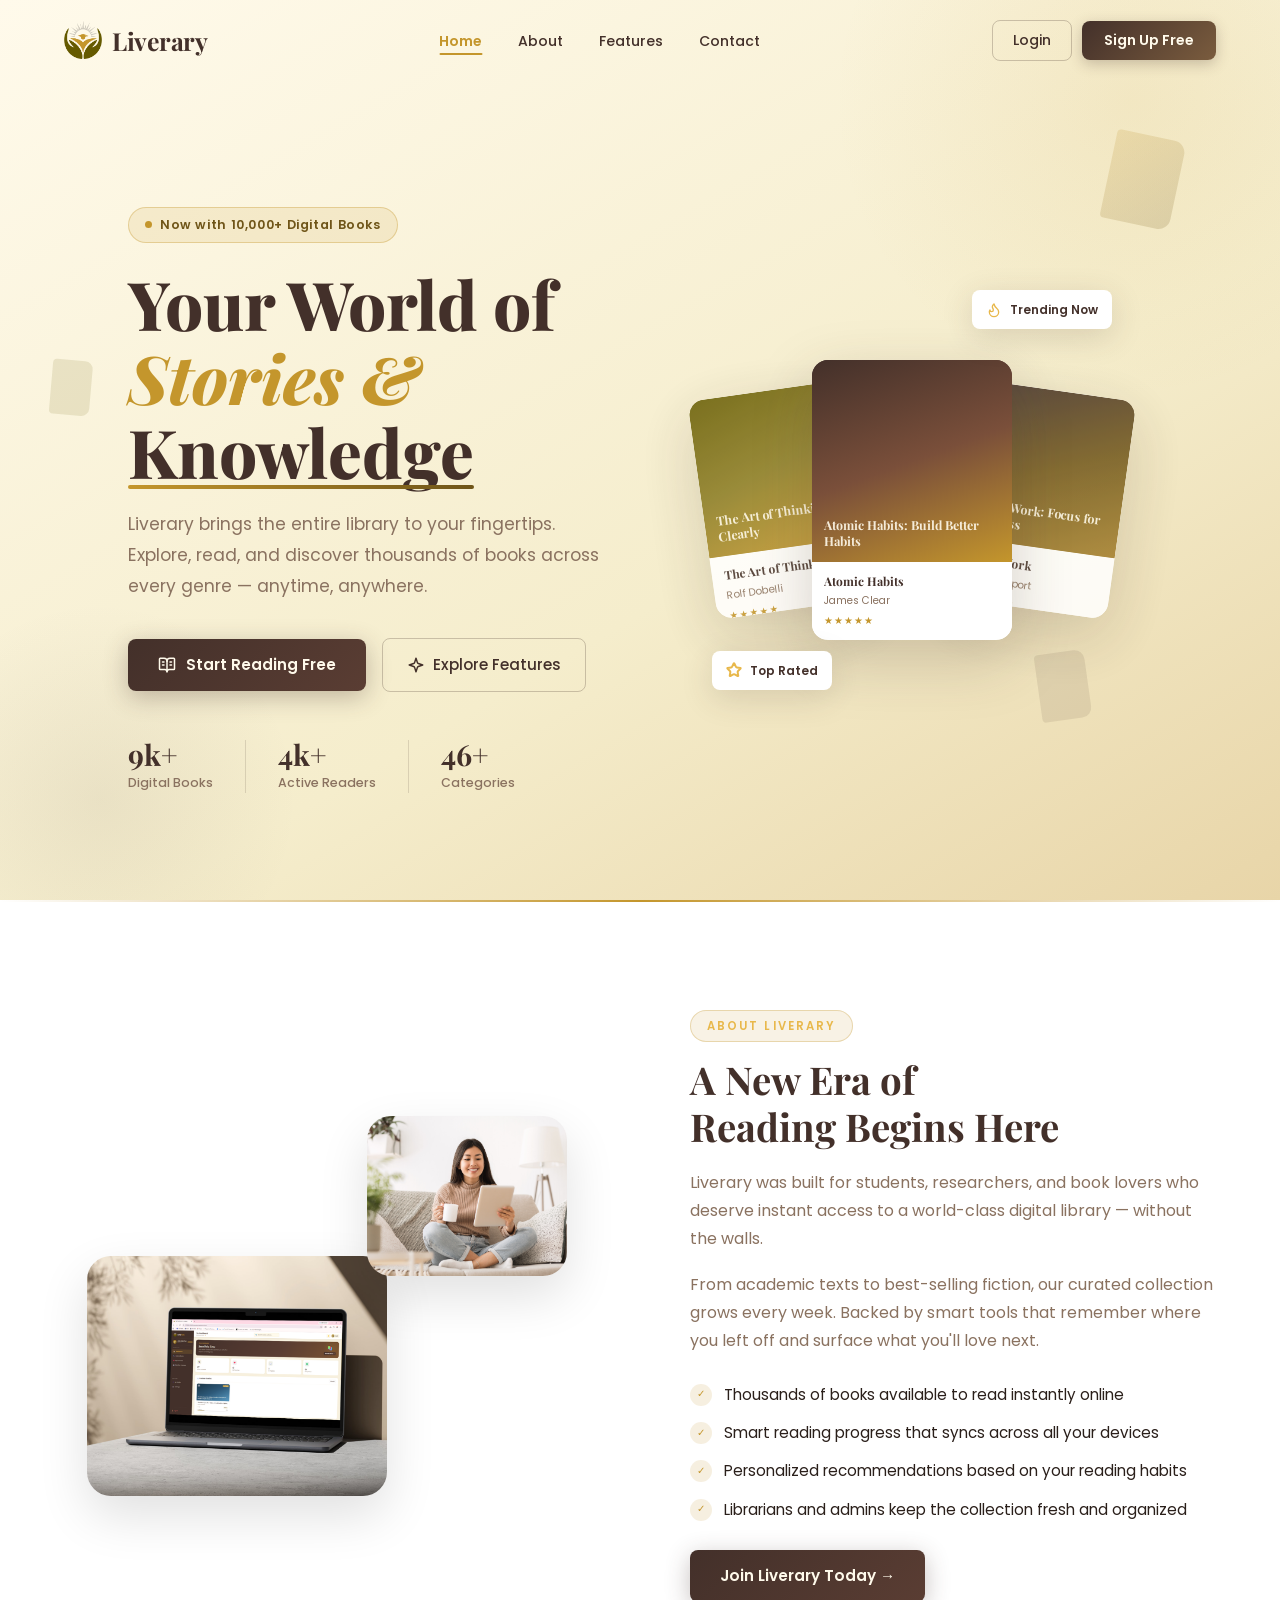
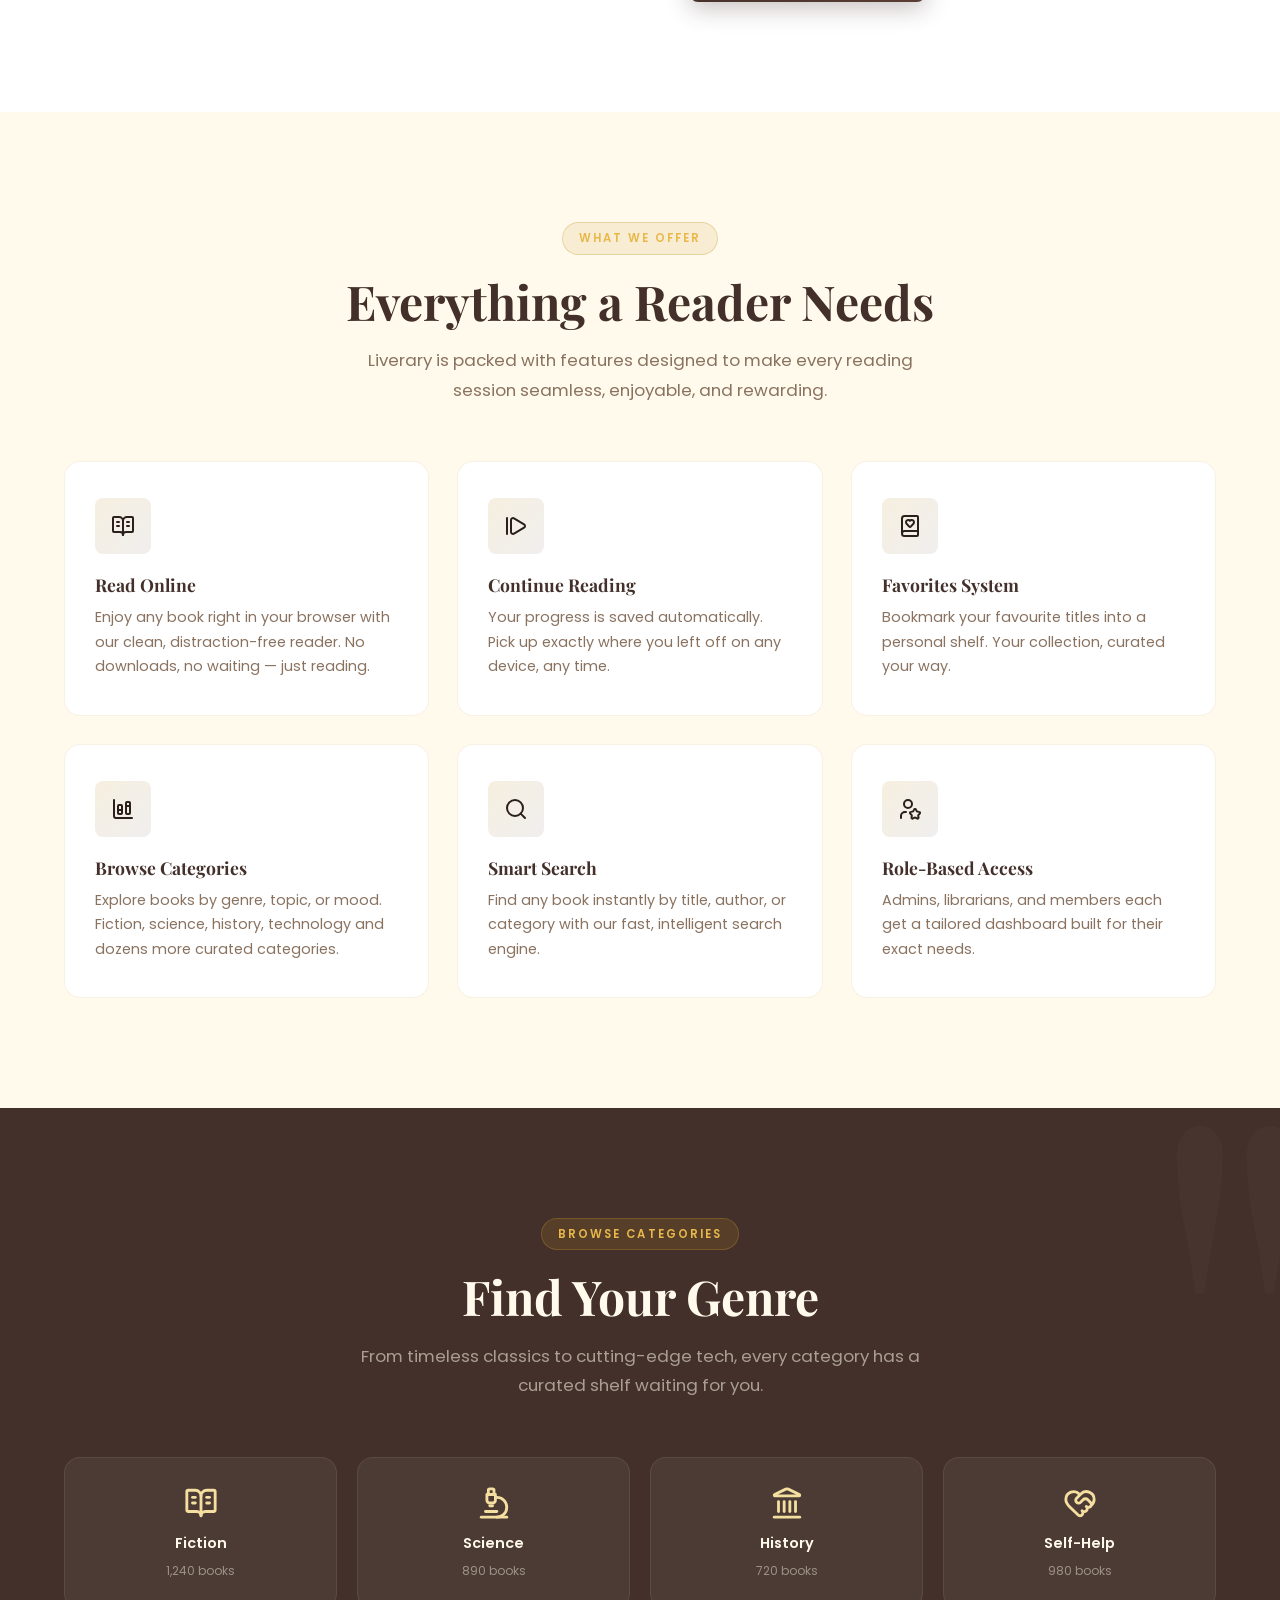
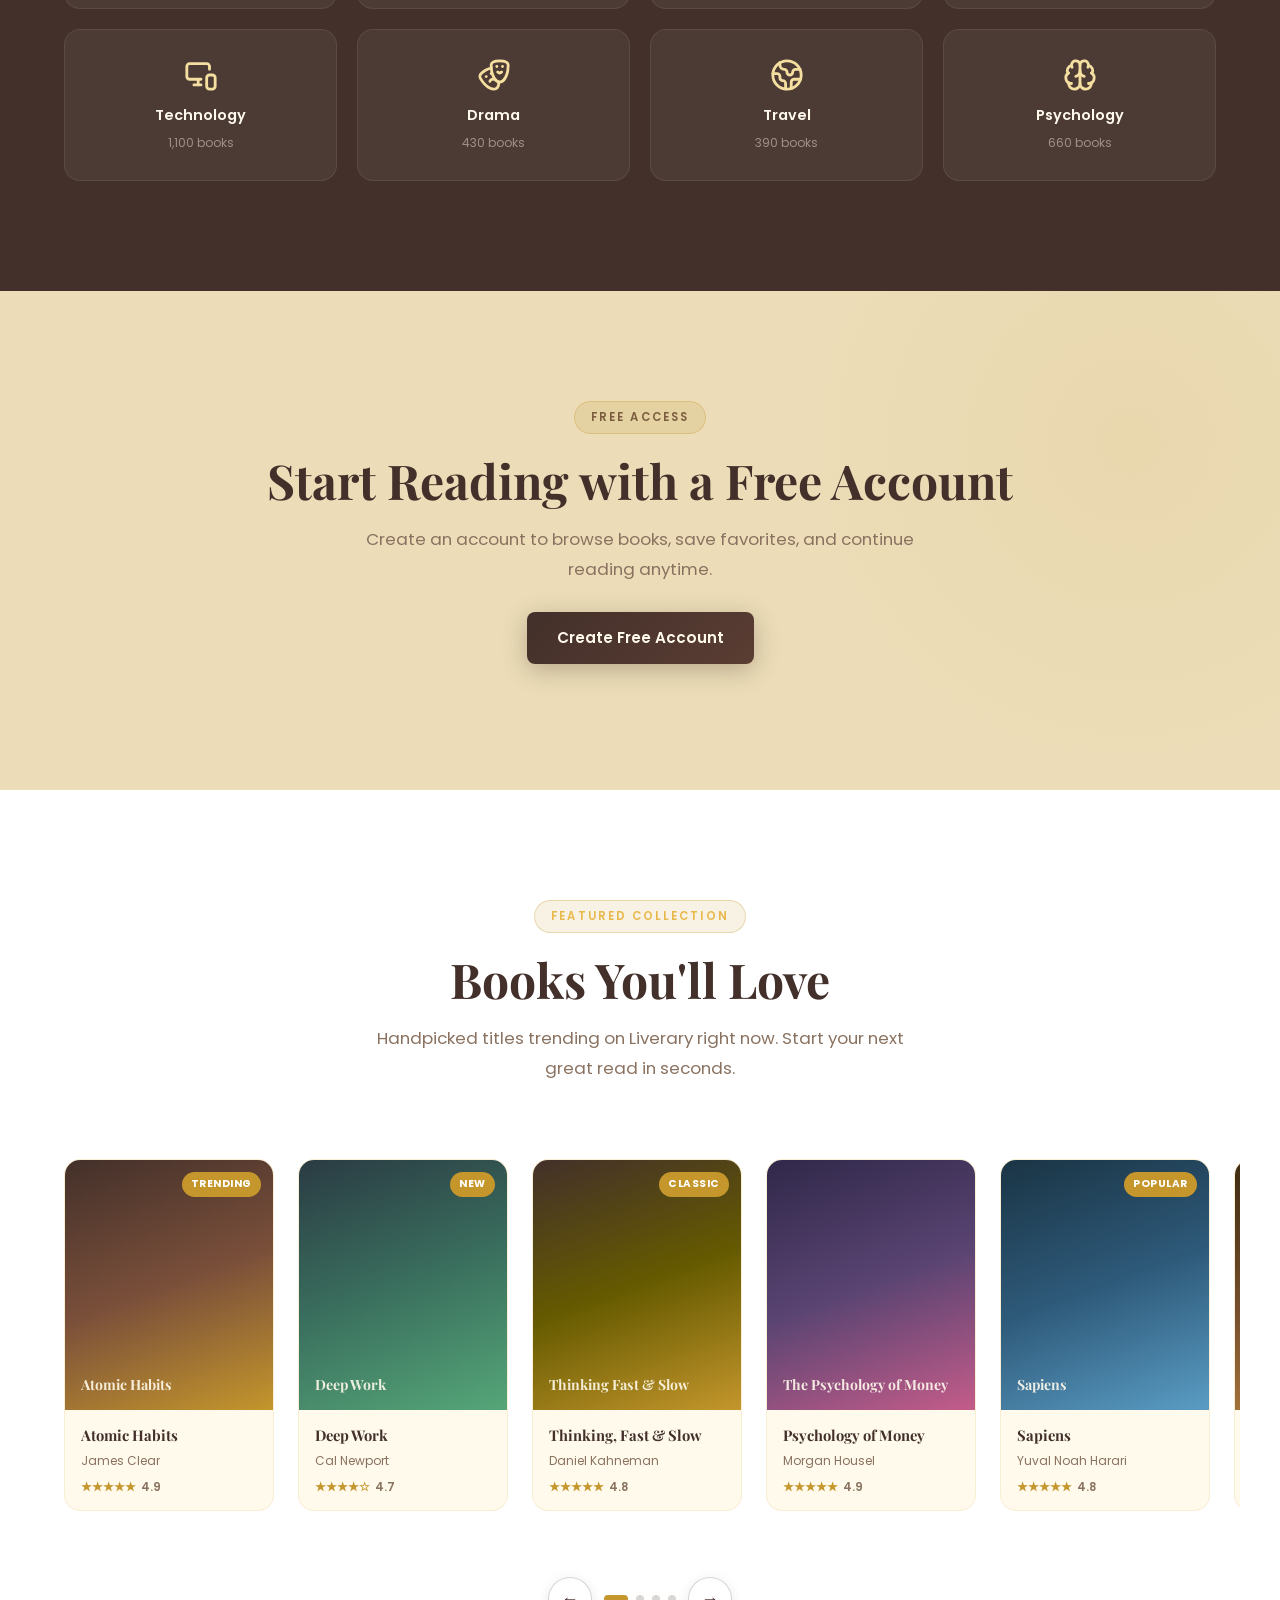
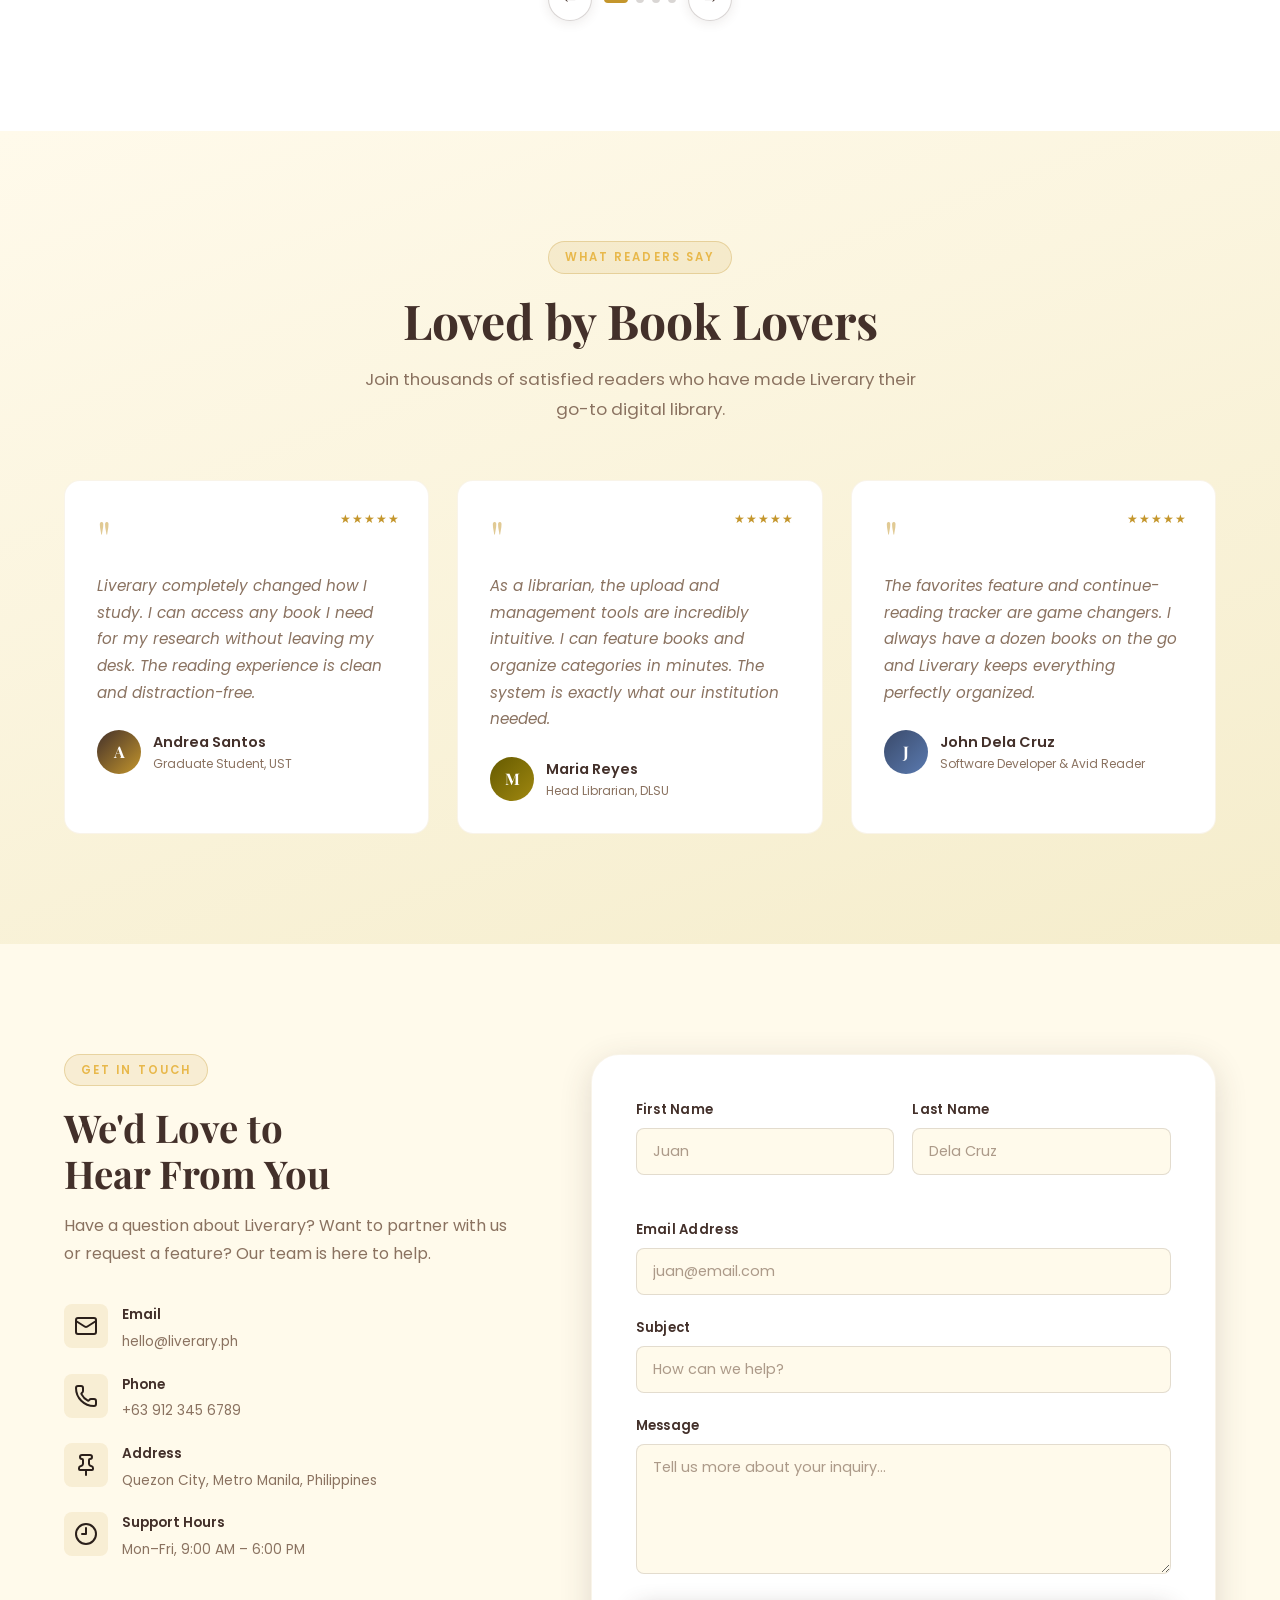
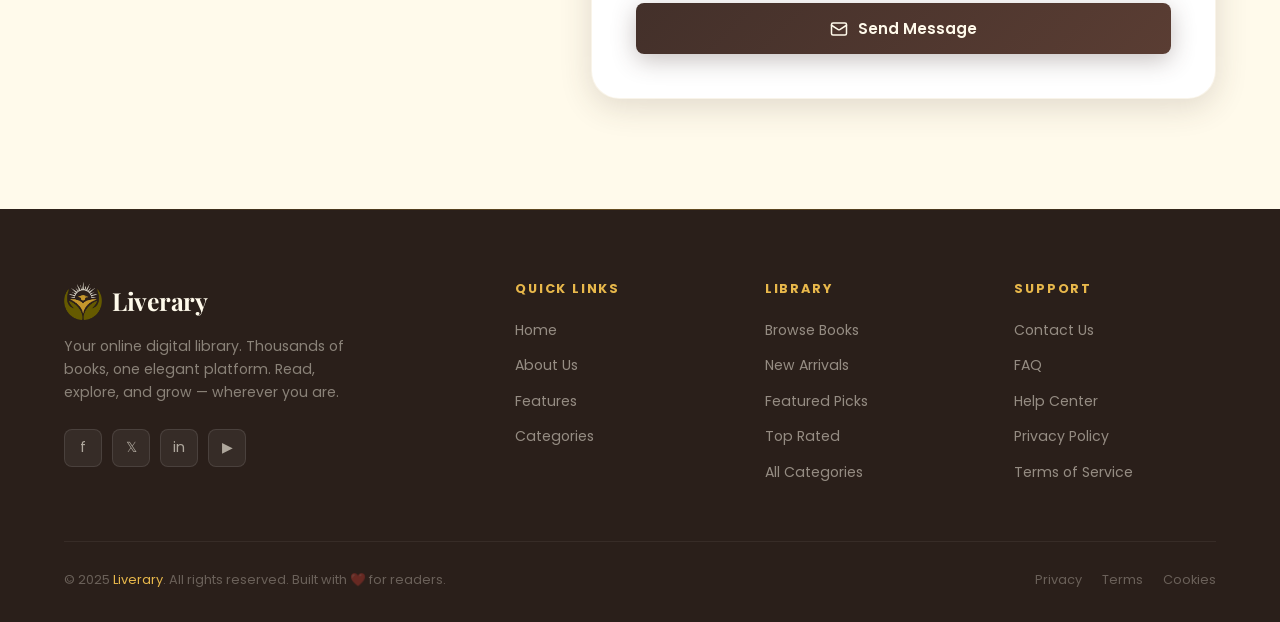
<file: index.html>
<!doctype html>
<html lang="en">
  <head>
    <!-- ============================================================
       Liverary — index.html (Landing Page)
       Online Digital Library System
       ============================================================ -->
    <meta charset="UTF-8" />
    <meta name="viewport" content="width=device-width, initial-scale=1.0" />
    <title>Liverary | Home</title>
    <link rel="icon" type="image/png" href="images/icon.png" />
    <meta
      name="description"
      content="Liverary is an elegant online digital library. Explore thousands of books, read online, and manage your reading journey."
    />

    <!-- Google Fonts: Playfair Display (display headings) + Poppins (body) -->
    <link rel="preconnect" href="https://fonts.googleapis.com" />
    <link rel="preconnect" href="https://fonts.gstatic.com" crossorigin />
    <link
      href="https://fonts.googleapis.com/css2?family=Playfair+Display:ital,wght@0,400;0,600;0,700;0,800;1,400;1,700&family=Poppins:wght@300;400;500;600;700&family=Inter:wght@400;500&display=swap"
      rel="stylesheet"
    />

    <!-- Main Stylesheet -->
    <link rel="stylesheet" href="css/style.css" />
  </head>

  <body>
    <!-- ============================================================
       NAVBAR
       ============================================================ -->
    <nav class="navbar" id="navbar">
      <div class="nav-container">
        <!-- Logo -->
        <a href="index.html" class="nav-logo">
          <div class="logo-icon">
            <img src="images/icon.png" alt="Liverary Logo" />
          </div>
          <span class="logo-text">Liverary</span>
        </a>

        <!-- Desktop Navigation Links -->
        <ul class="nav-links" id="navLinks">
          <li><a href="#home" class="active">Home</a></li>
          <li><a href="#about">About</a></li>
          <li><a href="#features">Features</a></li>
          <li><a href="#contact">Contact</a></li>
        </ul>

        <!-- Desktop CTA Buttons -->
        <div class="nav-cta">
          <button
            class="btn-nav-login"
            onclick="window.location.href = 'login.html'"
          >
            Login
          </button>
          <button
            class="btn-nav-signup"
            onclick="window.location.href = 'signup.html'"
          >
            Sign Up Free
          </button>
        </div>

        <!-- Mobile Hamburger -->
        <button
          class="hamburger"
          id="hamburger"
          aria-label="Toggle menu"
          aria-expanded="false"
        >
          <span></span>
          <span></span>
          <span></span>
        </button>
      </div>
    </nav>

    <!-- Mobile Fullscreen Nav Overlay -->
    <div
      class="mobile-nav"
      id="mobileNav"
      role="dialog"
      aria-label="Mobile navigation"
    >
      <a href="#home" onclick="closeMobileNav()">Home</a>
      <a href="#about" onclick="closeMobileNav()">About</a>
      <a href="#features" onclick="closeMobileNav()">Features</a>
      <a href="#contact" onclick="closeMobileNav()">Contact</a>
      <div class="mobile-nav-cta">
        <button
          class="btn-nav-login"
          onclick="window.location.href = 'login.html'"
        >
          Login
        </button>
        <button
          class="btn-nav-signup"
          onclick="window.location.href = 'signup.html'"
        >
          Sign Up
        </button>
      </div>
    </div>

    <!-- ============================================================
       HERO SECTION
       ============================================================ -->
    <section class="hero" id="home">
      <!-- Decorative background circles -->
      <div class="hero-bg-circle hero-bg-circle-1"></div>
      <div class="hero-bg-circle hero-bg-circle-2"></div>

      <!-- Floating decorative book shapes -->
      <div class="hero-decor hero-decor-1"></div>
      <div class="hero-decor hero-decor-2"></div>
      <div class="hero-decor hero-decor-3"></div>

      <div class="container">
        <div class="hero-content">
          <!-- Left: Text + CTA -->
          <div class="hero-left">
            <div class="hero-badge">
              <span class="hero-badge-dot"></span>
              Now with 10,000+ Digital Books
            </div>

            <h1 class="hero-title">
              Your World of<br />
              <span class="accent">Stories &amp;</span><br />
              <span class="underline-word">Knowledge</span>
            </h1>

            <p class="hero-desc">
              Liverary brings the entire library to your fingertips. Explore,
              read, and discover thousands of books across every genre —
              anytime, anywhere.
            </p>

            <div class="hero-actions">
              <a href="signup.html" class="btn-primary">
                <span class="btn-icon">
                  <svg
                    xmlns="http://www.w3.org/2000/svg"
                    width="20"
                    height="20"
                    viewBox="0 0 24 24"
                    fill="none"
                    stroke="currentColor"
                    stroke-width="2"
                    stroke-linecap="round"
                    stroke-linejoin="round"
                    class="lucide lucide-book-open-text"
                  >
                    <path d="M12 7v14" />
                    <path d="M16 12h2" />
                    <path d="M16 8h2" />
                    <path
                      d="M3 18a1 1 0 0 1-1-1V4a1 1 0 0 1 1-1h5a4 4 0 0 1 4 4 4 4 0 0 1 4-4h5a1 1 0 0 1 1 1v13a1 1 0 0 1-1 1h-6a3 3 0 0 0-3 3 3 3 0 0 0-3-3z"
                    />
                    <path d="M6 12h2" />
                    <path d="M6 8h2" />
                  </svg>
                </span>

                <span>Start Reading Free</span>
              </a>
              <a href="#features" class="btn-secondary">
                <span class="btn-icon">
                  <svg
                    xmlns="http://www.w3.org/2000/svg"
                    width="18"
                    height="18"
                    viewBox="0 0 24 24"
                    fill="none"
                    stroke="currentColor"
                    stroke-width="2"
                    stroke-linecap="round"
                    stroke-linejoin="round"
                    class="lucide lucide-sparkles"
                  >
                    <path
                      d="m12 3-1.912 5.813a2 2 0 0 1-1.275 1.275L3 12l5.813 1.912a2 2 0 0 1 1.275 1.275L12 21l1.912-5.813a2 2 0 0 1 1.275-1.275L21 12l-5.813-1.912a2 2 0 0 1-1.275-1.275L12 3Z"
                    />
                  </svg>
                </span>
                <span>Explore Features</span>
              </a>
            </div>

            <!-- Quick Stats -->
            <div class="hero-stats">
              <div class="stat">
                <div class="stat-number">10k<span>+</span></div>
                <div class="stat-label">Digital Books</div>
              </div>
              <div class="stat-divider"></div>
              <div class="stat">
                <div class="stat-number">5k<span>+</span></div>
                <div class="stat-label">Active Readers</div>
              </div>
              <div class="stat-divider"></div>
              <div class="stat">
                <div class="stat-number">50<span>+</span></div>
                <div class="stat-label">Categories</div>
              </div>
            </div>
          </div>

          <!-- Right: Floating Book Showcase -->
          <div class="hero-right">
            <div class="hero-book-showcase">
              <!-- Left book -->
              <div class="book-card-float book-card-left">
                <div class="book-cover book-cover-2">
                  <div class="book-cover-title">
                    The Art of Thinking Clearly
                  </div>
                </div>
                <div class="book-info">
                  <div class="book-info-title">The Art of Thinking</div>
                  <div class="book-info-author">Rolf Dobelli</div>
                  <div class="book-info-stars">★★★★★</div>
                </div>
              </div>

              <!-- Center main book -->
              <div class="book-card-float book-card-main">
                <div class="book-cover book-cover-1">
                  <div class="book-cover-title">
                    Atomic Habits: Build Better Habits
                  </div>
                </div>
                <div class="book-info">
                  <div class="book-info-title">Atomic Habits</div>
                  <div class="book-info-author">James Clear</div>
                  <div class="book-info-stars">★★★★★</div>
                </div>
              </div>

              <!-- Right book -->
              <div class="book-card-float book-card-right">
                <div class="book-cover book-cover-3">
                  <div class="book-cover-title">
                    Deep Work: Focus for Success
                  </div>
                </div>
                <div class="book-info">
                  <div class="book-info-title">Deep Work</div>
                  <div class="book-info-author">Cal Newport</div>
                  <div class="book-info-stars">★★★★☆</div>
                </div>
              </div>

              <!-- Floating badges -->
              <div class="hero-badge-float hero-badge-float-1">
                <span class="badge-icon">
                  <svg
                    xmlns="http://www.w3.org/2000/svg"
                    width="18"
                    height="18"
                    viewBox="0 0 24 24"
                    fill="none"
                    stroke="currentColor"
                    stroke-width="2"
                    stroke-linecap="round"
                    stroke-linejoin="round"
                    class="lucide lucide-flame"
                  >
                    <path
                      d="M12 3q1 4 4 6.5t3 5.5a1 1 0 0 1-14 0 5 5 0 0 1 1-3 1 1 0 0 0 5 0c0-2-1.5-3-1.5-5q0-2 2.5-4"
                    />
                  </svg>
                </span>

                <span>Trending Now</span>
              </div>

              <div class="hero-badge-float hero-badge-float-2">
                <span class="badge-icon">
                  <svg
                    xmlns="http://www.w3.org/2000/svg"
                    width="24"
                    height="24"
                    viewBox="0 0 24 24"
                    fill="none"
                    stroke="currentColor"
                    stroke-width="3"
                    stroke-linecap="round"
                    stroke-linejoin="round"
                    class="lucide lucide-star"
                  >
                    <path
                      d="M11.525 2.295a.53.53 0 0 1 .95 0l2.31 4.679a2.123 2.123 0 0 0 1.595 1.16l5.166.756a.53.53 0 0 1 .294.904l-3.736 3.638a2.123 2.123 0 0 0-.611 1.878l.882 5.14a.53.53 0 0 1-.771.56l-4.618-2.428a2.122 2.122 0 0 0-1.973 0L6.396 21.01a.53.53 0 0 1-.77-.56l.881-5.139a2.122 2.122 0 0 0-.611-1.879L2.16 9.795a.53.53 0 0 1 .294-.906l5.165-.755a2.122 2.122 0 0 0 1.597-1.16z"
                    />
                  </svg>
                </span>
                <span>Top Rated</span>
              </div>
            </div>
          </div>
          <!-- /hero-right -->
        </div>
        <!-- /hero-content -->
      </div>
      <!-- /container -->
    </section>

    <!-- ============================================================
       ABOUT SECTION
       ============================================================ -->
    <section class="about" id="about">
      <div class="container">
        <div class="about-grid">
          <!-- Visual side (hidden on mobile) -->
          <div class="about-visual reveal-left">
            <div class="about-image-stack">
              <!-- Main Image -->
              <div class="about-img-card about-img-card-main">
                <img
                  src="images/dashboardOnDesktop.png"
                  alt="Liverary Dashboard"
                  class="about-img"
                />
              </div>

              <!-- Overlay Image -->
              <div class="about-img-card about-img-card-overlay">
                <img
                  src="images/readingbook1.png"
                  alt="Reading Book"
                  class="about-img"
                />
              </div>
            </div>
          </div>
          <!-- /about-visual -->

          <!-- Text side -->
          <div class="about-text reveal-right">
            <div class="section-tag">About Liverary</div>
            <h2>A New Era of<br />Reading Begins Here</h2>
            <p>
              Liverary was built for students, researchers, and book lovers who
              deserve instant access to a world-class digital library — without
              the walls.
            </p>
            <p>
              From academic texts to best-selling fiction, our curated
              collection grows every week. Backed by smart tools that remember
              where you left off and surface what you'll love next.
            </p>

            <ul class="about-features-list">
              <li>
                <span class="about-check">✓</span>
                Thousands of books available to read instantly online
              </li>
              <li>
                <span class="about-check">✓</span>
                Smart reading progress that syncs across all your devices
              </li>
              <li>
                <span class="about-check">✓</span>
                Personalized recommendations based on your reading habits
              </li>
              <li>
                <span class="about-check">✓</span>
                Librarians and admins keep the collection fresh and organized
              </li>
            </ul>

            <a href="signup.html" class="btn-primary">
              Join Liverary Today →
            </a>
          </div>
        </div>
        <!-- /about-grid -->
      </div>
    </section>

    <!-- ============================================================
       FEATURES SECTION
       ============================================================ -->
    <section class="features" id="features">
      <div class="container">
        <div class="section-header">
          <div class="section-tag">What We Offer</div>
          <h2 class="section-title">Everything a Reader Needs</h2>
          <p class="section-subtitle">
            Liverary is packed with features designed to make every reading
            session seamless, enjoyable, and rewarding.
          </p>
        </div>

        <!-- 6-card feature grid -->
        <div class="features-grid stagger">
          <div class="feature-card reveal">
            <div class="feature-icon">
              <svg
                xmlns="http://www.w3.org/2000/svg"
                width="24"
                height="24"
                viewBox="0 0 24 24"
                fill="none"
                stroke="currentColor"
                stroke-width="2"
                stroke-linecap="round"
                stroke-linejoin="round"
                class="lucide lucide-book-open-text"
              >
                <path d="M12 7v14" />
                <path d="M16 12h2" />
                <path d="M16 8h2" />
                <path
                  d="M3 18a1 1 0 0 1-1-1V4a1 1 0 0 1 1-1h5a4 4 0 0 1 4 4 4 4 0 0 1 4-4h5a1 1 0 0 1 1 1v13a1 1 0 0 1-1 1h-6a3 3 0 0 0-3 3 3 3 0 0 0-3-3z"
                />
                <path d="M6 12h2" />
                <path d="M6 8h2" />
              </svg>
            </div>
            <h3>Read Online</h3>
            <p>
              Enjoy any book right in your browser with our clean,
              distraction-free reader. No downloads, no waiting — just reading.
            </p>
          </div>

          <div class="feature-card reveal">
            <div class="feature-icon">
              <svg
                xmlns="http://www.w3.org/2000/svg"
                width="24"
                height="24"
                viewBox="0 0 24 24"
                fill="none"
                stroke="currentColor"
                stroke-width="2"
                stroke-linecap="round"
                stroke-linejoin="round"
                class="lucide lucide-step-forward"
              >
                <path
                  d="M10.029 4.285A2 2 0 0 0 7 6v12a2 2 0 0 0 3.029 1.715l9.997-5.998a2 2 0 0 0 .003-3.432z"
                />
                <path d="M3 4v16" />
              </svg>
            </div>
            <h3>Continue Reading</h3>
            <p>
              Your progress is saved automatically. Pick up exactly where you
              left off on any device, any time.
            </p>
          </div>

          <div class="feature-card reveal">
            <div class="feature-icon">
              <svg
                xmlns="http://www.w3.org/2000/svg"
                width="24"
                height="24"
                viewBox="0 0 24 24"
                fill="none"
                stroke="currentColor"
                stroke-width="2"
                stroke-linecap="round"
                stroke-linejoin="round"
                class="lucide lucide-book-heart"
              >
                <path
                  d="M4 19.5v-15A2.5 2.5 0 0 1 6.5 2H19a1 1 0 0 1 1 1v18a1 1 0 0 1-1 1H6.5a1 1 0 0 1 0-5H20"
                />
                <path
                  d="M8.62 9.8A2.25 2.25 0 1 1 12 6.836a2.25 2.25 0 1 1 3.38 2.966l-2.626 2.856a.998.998 0 0 1-1.507 0z"
                />
              </svg>
            </div>
            <h3>Favorites System</h3>
            <p>
              Bookmark your favourite titles into a personal shelf. Your
              collection, curated your way.
            </p>
          </div>

          <div class="feature-card reveal">
            <div class="feature-icon">
              <svg
                xmlns="http://www.w3.org/2000/svg"
                width="24"
                height="24"
                viewBox="0 0 24 24"
                fill="none"
                stroke="currentColor"
                stroke-width="2"
                stroke-linecap="round"
                stroke-linejoin="round"
                class="lucide lucide-chart-column-stacked"
              >
                <path d="M11 13H7" />
                <path d="M19 9h-4" />
                <path d="M3 3v16a2 2 0 0 0 2 2h16" />
                <rect x="15" y="5" width="4" height="12" rx="1" />
                <rect x="7" y="8" width="4" height="9" rx="1" />
              </svg>
            </div>
            <h3>Browse Categories</h3>
            <p>
              Explore books by genre, topic, or mood. Fiction, science, history,
              technology and dozens more curated categories.
            </p>
          </div>

          <div class="feature-card reveal">
            <div class="feature-icon">
              <svg
                xmlns="http://www.w3.org/2000/svg"
                width="24"
                height="24"
                viewBox="0 0 24 24"
                fill="none"
                stroke="currentColor"
                stroke-width="2"
                stroke-linecap="round"
                stroke-linejoin="round"
                class="lucide lucide-search"
              >
                <path d="m21 21-4.34-4.34" />
                <circle cx="11" cy="11" r="8" />
              </svg>
            </div>
            <h3>Smart Search</h3>
            <p>
              Find any book instantly by title, author, or category with our
              fast, intelligent search engine.
            </p>
          </div>

          <div class="feature-card reveal">
            <div class="feature-icon">
              <svg
                xmlns="http://www.w3.org/2000/svg"
                width="24"
                height="24"
                viewBox="0 0 24 24"
                fill="none"
                stroke="currentColor"
                stroke-width="2"
                stroke-linecap="round"
                stroke-linejoin="round"
                class="lucide lucide-user-star"
              >
                <path
                  d="M16.051 12.616a1 1 0 0 1 1.909.024l.737 1.452a1 1 0 0 0 .737.535l1.634.256a1 1 0 0 1 .588 1.806l-1.172 1.168a1 1 0 0 0-.282.866l.259 1.613a1 1 0 0 1-1.541 1.134l-1.465-.75a1 1 0 0 0-.912 0l-1.465.75a1 1 0 0 1-1.539-1.133l.258-1.613a1 1 0 0 0-.282-.866l-1.156-1.153a1 1 0 0 1 .572-1.822l1.633-.256a1 1 0 0 0 .737-.535z"
                />

                <path d="M8 15H7a4 4 0 0 0-4 4v2" />

                <circle cx="10" cy="7" r="4" />
              </svg>
            </div>
            <h3>Role-Based Access</h3>
            <p>
              Admins, librarians, and members each get a tailored dashboard
              built for their exact needs.
            </p>
          </div>
        </div>
        <!-- /features-grid -->
      </div>
    </section>

    <!-- ============================================================
       CATEGORIES SHOWCASE
       ============================================================ -->
    <section class="categories" id="categories">
      <div class="container">
        <div class="section-header reveal">
          <div class="section-tag">Browse Categories</div>
          <h2 class="section-title">Find Your Genre</h2>
          <p class="section-subtitle">
            From timeless classics to cutting-edge tech, every category has a
            curated shelf waiting for you.
          </p>
        </div>

        <!-- 8 category cards -->
        <div class="categories-grid stagger">
          <div class="category-card reveal">
            <span class="cat-icon">
              <svg
                xmlns="http://www.w3.org/2000/svg"
                width="24"
                height="24"
                viewBox="0 0 24 24"
                fill="none"
                stroke="currentColor"
                stroke-width="2"
                stroke-linecap="round"
                stroke-linejoin="round"
                class="lucide lucide-book-open-text"
              >
                <path d="M12 7v14" />
                <path d="M16 12h2" />
                <path d="M16 8h2" />
                <path
                  d="M3 18a1 1 0 0 1-1-1V4a1 1 0 0 1 1-1h5a4 4 0 0 1 4 4 4 4 0 0 1 4-4h5a1 1 0 0 1 1 1v13a1 1 0 0 1-1 1h-6a3 3 0 0 0-3 3 3 3 0 0 0-3-3z"
                />
                <path d="M6 12h2" />
                <path d="M6 8h2" />
              </svg>
            </span>
            <div class="cat-name">Fiction</div>
            <div class="cat-count">1,240 books</div>
          </div>
          <div class="category-card reveal">
            <span class="cat-icon">
              <svg
                xmlns="http://www.w3.org/2000/svg"
                width="24"
                height="24"
                viewBox="0 0 24 24"
                fill="none"
                stroke="currentColor"
                stroke-width="2"
                stroke-linecap="round"
                stroke-linejoin="round"
                class="lucide lucide-microscope"
              >
                <path d="M6 18h8" />
                <path d="M3 22h18" />
                <path d="M14 22a7 7 0 1 0 0-14h-1" />
                <path d="M9 14h2" />
                <path d="M9 12a2 2 0 0 1-2-2V6h6v4a2 2 0 0 1-2 2Z" />
                <path d="M12 6V3a1 1 0 0 0-1-1H9a1 1 0 0 0-1 1v3" />
              </svg>
            </span>
            <div class="cat-name">Science</div>
            <div class="cat-count">890 books</div>
          </div>
          <div class="category-card reveal">
            <span class="cat-icon">
              <svg
                xmlns="http://www.w3.org/2000/svg"
                width="24"
                height="24"
                viewBox="0 0 24 24"
                fill="none"
                stroke="currentColor"
                stroke-width="2"
                stroke-linecap="round"
                stroke-linejoin="round"
                class="lucide lucide-landmark"
              >
                <path d="M10 18v-7" />
                <path
                  d="M11.119 2.205a2 2 0 0 1 1.762 0l7.84 3.846A.5.5 0 0 1 20.5 7h-17a.5.5 0 0 1-.22-.949z"
                />
                <path d="M14 18v-7" />
                <path d="M18 18v-7" />
                <path d="M3 22h18" />
                <path d="M6 18v-7" />
              </svg>
            </span>
            <div class="cat-name">History</div>
            <div class="cat-count">720 books</div>
          </div>
          <div class="category-card reveal">
            <span class="cat-icon">
              <svg
                xmlns="http://www.w3.org/2000/svg"
                width="24"
                height="24"
                viewBox="0 0 24 24"
                fill="none"
                stroke="currentColor"
                stroke-width="2"
                stroke-linecap="round"
                stroke-linejoin="round"
                class="lucide lucide-heart-handshake"
              >
                <path
                  d="M19.414 14.414C21 12.828 22 11.5 22 9.5a5.5 5.5 0 0 0-9.591-3.676.6.6 0 0 1-.818.001A5.5 5.5 0 0 0 2 9.5c0 2.3 1.5 4 3 5.5l5.535 5.362a2 2 0 0 0 2.879.052 2.12 2.12 0 0 0-.004-3 2.124 2.124 0 1 0 3-3 2.124 2.124 0 0 0 3.004 0 2 2 0 0 0 0-2.828l-1.881-1.882a2.41 2.41 0 0 0-3.409 0l-1.71 1.71a2 2 0 0 1-2.828 0 2 2 0 0 1 0-2.828l2.823-2.762"
                />
              </svg>
            </span>
            <div class="cat-name">Self-Help</div>
            <div class="cat-count">980 books</div>
          </div>
          <div class="category-card reveal">
            <span class="cat-icon">
              <svg
                xmlns="http://www.w3.org/2000/svg"
                width="24"
                height="24"
                viewBox="0 0 24 24"
                fill="none"
                stroke="currentColor"
                stroke-width="2"
                stroke-linecap="round"
                stroke-linejoin="round"
                class="lucide lucide-monitor-smartphone"
              >
                <path
                  d="M18 8V6a2 2 0 0 0-2-2H4a2 2 0 0 0-2 2v7a2 2 0 0 0 2 2h8"
                />
                <path d="M10 19v-3.96 3.15" />
                <path d="M7 19h5" />
                <rect width="6" height="10" x="16" y="12" rx="2" />
              </svg>
            </span>
            <div class="cat-name">Technology</div>
            <div class="cat-count">1,100 books</div>
          </div>
          <div class="category-card reveal">
            <span class="cat-icon">
              <svg
                xmlns="http://www.w3.org/2000/svg"
                width="24"
                height="24"
                viewBox="0 0 24 24"
                fill="none"
                stroke="currentColor"
                stroke-width="2"
                stroke-linecap="round"
                stroke-linejoin="round"
                class="lucide lucide-drama"
              >
                <path d="M10 11h.01" />
                <path d="M14 6h.01" />
                <path d="M18 6h.01" />
                <path d="M6.5 13.1h.01" />
                <path d="M22 5c0 9-4 12-6 12s-6-3-6-12c0-2 2-3 6-3s6 1 6 3" />
                <path d="M17.4 9.9c-.8.8-2 .8-2.8 0" />
                <path
                  d="M10.1 7.1C9 7.2 7.7 7.7 6 8.6c-3.5 2-4.7 3.9-3.7 5.6 4.5 7.8 9.5 8.4 11.2 7.4.9-.5 1.9-2.1 1.9-4.7"
                />
                <path d="M9.1 16.5c.3-1.1 1.4-1.7 2.4-1.4" />
              </svg>
            </span>
            <div class="cat-name">Drama</div>
            <div class="cat-count">430 books</div>
          </div>
          <div class="category-card reveal">
            <span class="cat-icon">
              <svg
                xmlns="http://www.w3.org/2000/svg"
                width="24"
                height="24"
                viewBox="0 0 24 24"
                fill="none"
                stroke="currentColor"
                stroke-width="2"
                stroke-linecap="round"
                stroke-linejoin="round"
                class="lucide lucide-earth"
              >
                <path d="M21.54 15H17a2 2 0 0 0-2 2v4.54" />
                <path
                  d="M7 3.34V5a3 3 0 0 0 3 3a2 2 0 0 1 2 2c0 1.1.9 2 2 2a2 2 0 0 0 2-2c0-1.1.9-2 2-2h3.17"
                />
                <path
                  d="M11 21.95V18a2 2 0 0 0-2-2a2 2 0 0 1-2-2v-1a2 2 0 0 0-2-2H2.05"
                />
                <circle cx="12" cy="12" r="10" />
              </svg>
            </span>
            <div class="cat-name">Travel</div>
            <div class="cat-count">390 books</div>
          </div>
          <div class="category-card reveal">
            <span class="cat-icon">
              <svg
                xmlns="http://www.w3.org/2000/svg"
                width="24"
                height="24"
                viewBox="0 0 24 24"
                fill="none"
                stroke="currentColor"
                stroke-width="2"
                stroke-linecap="round"
                stroke-linejoin="round"
                class="lucide lucide-brain"
              >
                <path d="M12 18V5" />
                <path d="M15 13a4.17 4.17 0 0 1-3-4 4.17 4.17 0 0 1-3 4" />
                <path d="M17.598 6.5A3 3 0 1 0 12 5a3 3 0 1 0-5.598 1.5" />
                <path d="M17.997 5.125a4 4 0 0 1 2.526 5.77" />
                <path d="M18 18a4 4 0 0 0 2-7.464" />
                <path d="M19.967 17.483A4 4 0 1 1 12 18a4 4 0 1 1-7.967-.517" />
                <path d="M6 18a4 4 0 0 1-2-7.464" />
                <path d="M6.003 5.125a4 4 0 0 0-2.526 5.77" />
              </svg>
            </span>
            <div class="cat-name">Psychology</div>
            <div class="cat-count">660 books</div>
          </div>
        </div>
      </div>
    </section>

    <section class="pricing" id="access">
      <div class="container">
        <div class="section-header reveal">
          <div class="section-tag">Free Access</div>
          <h2 class="section-title">Start Reading with a Free Account</h2>
          <p class="section-subtitle">
            Create an account to browse books, save favorites, and continue
            reading anytime.
          </p>
          <a href="signup.html" class="btn-primary">Create Free Account</a>
        </div>
      </div>
    </section>

    <!-- ============================================================
       FEATURED BOOKS CAROUSEL
       ============================================================ -->
    <section class="featured-books" id="books">
      <div class="container">
        <div class="section-header reveal">
          <div class="section-tag">Featured Collection</div>
          <h2 class="section-title">Books You'll Love</h2>
          <p class="section-subtitle">
            Handpicked titles trending on Liverary right now. Start your next
            great read in seconds.
          </p>
        </div>
      </div>

      <!-- Carousel — wider than container for edge-to-edge feel -->
      <div class="container">
        <div class="carousel-wrapper">
          <div class="carousel-track" id="carouselTrack">
            <!-- Book Card 1 -->
            <div class="fbook-card">
              <div class="fbook-cover fbook-cover-c1">
                <span class="fbook-badge">Trending</span>
                <div class="fbook-cover-title">Atomic Habits</div>
              </div>
              <div class="fbook-info">
                <div class="fbook-title">Atomic Habits</div>
                <div class="fbook-author">James Clear</div>
                <div class="fbook-rating">★★★★★ <span>4.9</span></div>
              </div>
            </div>

            <!-- Book Card 2 -->
            <div class="fbook-card">
              <div class="fbook-cover fbook-cover-c2">
                <span class="fbook-badge">New</span>
                <div class="fbook-cover-title">Deep Work</div>
              </div>
              <div class="fbook-info">
                <div class="fbook-title">Deep Work</div>
                <div class="fbook-author">Cal Newport</div>
                <div class="fbook-rating">★★★★☆ <span>4.7</span></div>
              </div>
            </div>

            <!-- Book Card 3 -->
            <div class="fbook-card">
              <div class="fbook-cover fbook-cover-c3">
                <span class="fbook-badge">Classic</span>
                <div class="fbook-cover-title">Thinking Fast &amp; Slow</div>
              </div>
              <div class="fbook-info">
                <div class="fbook-title">Thinking, Fast &amp; Slow</div>
                <div class="fbook-author">Daniel Kahneman</div>
                <div class="fbook-rating">★★★★★ <span>4.8</span></div>
              </div>
            </div>

            <!-- Book Card 4 -->
            <div class="fbook-card">
              <div class="fbook-cover fbook-cover-c4">
                <div class="fbook-cover-title">The Psychology of Money</div>
              </div>
              <div class="fbook-info">
                <div class="fbook-title">Psychology of Money</div>
                <div class="fbook-author">Morgan Housel</div>
                <div class="fbook-rating">★★★★★ <span>4.9</span></div>
              </div>
            </div>

            <!-- Book Card 5 -->
            <div class="fbook-card">
              <div class="fbook-cover fbook-cover-c5">
                <span class="fbook-badge">Popular</span>
                <div class="fbook-cover-title">Sapiens</div>
              </div>
              <div class="fbook-info">
                <div class="fbook-title">Sapiens</div>
                <div class="fbook-author">Yuval Noah Harari</div>
                <div class="fbook-rating">★★★★★ <span>4.8</span></div>
              </div>
            </div>

            <!-- Book Card 6 -->
            <div class="fbook-card">
              <div class="fbook-cover fbook-cover-c6">
                <div class="fbook-cover-title">Zero to One</div>
              </div>
              <div class="fbook-info">
                <div class="fbook-title">Zero to One</div>
                <div class="fbook-author">Peter Thiel</div>
                <div class="fbook-rating">★★★★☆ <span>4.6</span></div>
              </div>
            </div>

            <!-- Book Card 7 -->
            <div class="fbook-card">
              <div class="fbook-cover fbook-cover-c1">
                <span class="fbook-badge">Trending</span>
                <div class="fbook-cover-title">The Subtle Art</div>
              </div>
              <div class="fbook-info">
                <div class="fbook-title">The Subtle Art</div>
                <div class="fbook-author">Mark Manson</div>
                <div class="fbook-rating">★★★★☆ <span>4.5</span></div>
              </div>
            </div>

            <!-- Book Card 8 -->
            <div class="fbook-card">
              <div class="fbook-cover fbook-cover-c2">
                <div class="fbook-cover-title">Educated</div>
              </div>
              <div class="fbook-info">
                <div class="fbook-title">Educated</div>
                <div class="fbook-author">Tara Westover</div>
                <div class="fbook-rating">★★★★★ <span>4.9</span></div>
              </div>
            </div>
          </div>
          <!-- /carousel-track -->
        </div>
        <!-- /carousel-wrapper -->

        <!-- Carousel Controls -->
        <div class="carousel-controls">
          <button class="carousel-btn" id="prevBtn" aria-label="Previous books">
            &#8592;
          </button>
          <div class="carousel-dots" id="carouselDots">
            <!-- Dots injected by JS -->
          </div>
          <button class="carousel-btn" id="nextBtn" aria-label="Next books">
            &#8594;
          </button>
        </div>
      </div>
    </section>

    <!-- ============================================================
       TESTIMONIALS SECTION
       ============================================================ -->
    <section class="testimonials" id="testimonials">
      <div class="container">
        <div class="section-header reveal">
          <div class="section-tag">What Readers Say</div>
          <h2 class="section-title">Loved by Book Lovers</h2>
          <p class="section-subtitle">
            Join thousands of satisfied readers who have made Liverary their
            go-to digital library.
          </p>
        </div>

        <div class="testimonials-grid stagger">
          <!-- Testimonial 1 -->
          <div class="testi-card reveal">
            <div class="testi-stars">★★★★★</div>
            <div class="testi-quote">"</div>
            <p class="testi-text">
              Liverary completely changed how I study. I can access any book I
              need for my research without leaving my desk. The reading
              experience is clean and distraction-free.
            </p>
            <div class="testi-author">
              <div class="testi-avatar avatar-1">A</div>
              <div>
                <div class="testi-name">Andrea Santos</div>
                <div class="testi-role">Graduate Student, UST</div>
              </div>
            </div>
          </div>

          <!-- Testimonial 2 -->
          <div class="testi-card reveal">
            <div class="testi-stars">★★★★★</div>
            <div class="testi-quote">"</div>
            <p class="testi-text">
              As a librarian, the upload and management tools are incredibly
              intuitive. I can feature books and organize categories in minutes.
              The system is exactly what our institution needed.
            </p>
            <div class="testi-author">
              <div class="testi-avatar avatar-2">M</div>
              <div>
                <div class="testi-name">Maria Reyes</div>
                <div class="testi-role">Head Librarian, DLSU</div>
              </div>
            </div>
          </div>

          <!-- Testimonial 3 -->
          <div class="testi-card reveal">
            <div class="testi-stars">★★★★★</div>
            <div class="testi-quote">"</div>
            <p class="testi-text">
              The favorites feature and continue-reading tracker are game
              changers. I always have a dozen books on the go and Liverary keeps
              everything perfectly organized.
            </p>
            <div class="testi-author">
              <div class="testi-avatar avatar-3">J</div>
              <div>
                <div class="testi-name">John Dela Cruz</div>
                <div class="testi-role">Software Developer & Avid Reader</div>
              </div>
            </div>
          </div>
        </div>
        <!-- /testimonials-grid -->
      </div>
    </section>

    <!-- ============================================================
       CONTACT SECTION
       ============================================================ -->
    <section class="contact" id="contact">
      <div class="container">
        <div class="contact-grid">
          <!-- Contact Info -->
          <div class="contact-info reveal-left">
            <div class="section-tag">Get in Touch</div>
            <h2>We'd Love to<br />Hear From You</h2>
            <p>
              Have a question about Liverary? Want to partner with us or request
              a feature? Our team is here to help.
            </p>

            <div class="contact-details">
              <div class="contact-item">
                <div class="contact-item-icon">
                  <svg
                    xmlns="http://www.w3.org/2000/svg"
                    width="24"
                    height="24"
                    viewBox="0 0 24 24"
                    fill="none"
                    stroke="currentColor"
                    stroke-width="2"
                    stroke-linecap="round"
                    stroke-linejoin="round"
                    class="lucide lucide-mail"
                  >
                    <path d="m22 7-8.991 5.727a2 2 0 0 1-2.009 0L2 7" />
                    <rect x="2" y="4" width="20" height="16" rx="2" />
                  </svg>
                </div>
                <div class="contact-item-text">
                  <strong>Email</strong>
                  <span>hello@liverary.ph</span>
                </div>
              </div>
              <div class="contact-item">
                <div class="contact-item-icon">
                  <svg
                    xmlns="http://www.w3.org/2000/svg"
                    width="24"
                    height="24"
                    viewBox="0 0 24 24"
                    fill="none"
                    stroke="currentColor"
                    stroke-width="2"
                    stroke-linecap="round"
                    stroke-linejoin="round"
                    class="lucide lucide-phone"
                  >
                    <path
                      d="M13.832 16.568a1 1 0 0 0 1.213-.303l.355-.465A2 2 0 0 1 17 15h3a2 2 0 0 1 2 2v3a2 2 0 0 1-2 2A18 18 0 0 1 2 4a2 2 0 0 1 2-2h3a2 2 0 0 1 2 2v3a2 2 0 0 1-.8 1.6l-.468.351a1 1 0 0 0-.292 1.233 14 14 0 0 0 6.392 6.384"
                    />
                  </svg>
                </div>
                <div class="contact-item-text">
                  <strong>Phone</strong>
                  <span>+63 912 345 6789</span>
                </div>
              </div>
              <div class="contact-item">
                <div class="contact-item-icon">
                  <svg
                    xmlns="http://www.w3.org/2000/svg"
                    width="24"
                    height="24"
                    viewBox="0 0 24 24"
                    fill="none"
                    stroke="currentColor"
                    stroke-width="2"
                    stroke-linecap="round"
                    stroke-linejoin="round"
                    class="lucide lucide-pin"
                  >
                    <path d="M12 17v5" />
                    <path
                      d="M9 10.76a2 2 0 0 1-1.11 1.79l-1.78.9A2 2 0 0 0 5 15.24V16a1 1 0 0 0 1 1h12a1 1 0 0 0 1-1v-.76a2 2 0 0 0-1.11-1.79l-1.78-.9A2 2 0 0 1 15 10.76V7a1 1 0 0 1 1-1 2 2 0 0 0 0-4H8a2 2 0 0 0 0 4 1 1 0 0 1 1 1z"
                    />
                  </svg>
                </div>
                <div class="contact-item-text">
                  <strong>Address</strong>
                  <span>Quezon City, Metro Manila, Philippines</span>
                </div>
              </div>
              <div class="contact-item">
                <div class="contact-item-icon">
                  <svg
                    xmlns="http://www.w3.org/2000/svg"
                    width="24"
                    height="24"
                    viewBox="0 0 24 24"
                    fill="none"
                    stroke="currentColor"
                    stroke-width="2"
                    stroke-linecap="round"
                    stroke-linejoin="round"
                    class="lucide lucide-clock-9"
                  >
                    <circle cx="12" cy="12" r="10" />
                    <path d="M12 6v6H8" />
                  </svg>
                </div>
                <div class="contact-item-text">
                  <strong>Support Hours</strong>
                  <span>Mon–Fri, 9:00 AM – 6:00 PM</span>
                </div>
              </div>
            </div>
          </div>

          <!-- Contact Form -->
          <div class="contact-form reveal-right">
            <div class="form-row">
              <div class="form-group">
                <label for="contactFirstName">First Name</label>
                <input type="text" id="contactFirstName" placeholder="Juan" />
              </div>
              <div class="form-group">
                <label for="contactLastName">Last Name</label>
                <input
                  type="text"
                  id="contactLastName"
                  placeholder="Dela Cruz"
                />
              </div>
            </div>

            <div class="form-group">
              <label for="contactEmail">Email Address</label>
              <input
                type="email"
                id="contactEmail"
                placeholder="juan@email.com"
              />
            </div>

            <div class="form-group">
              <label for="contactSubject">Subject</label>
              <input
                type="text"
                id="contactSubject"
                placeholder="How can we help?"
              />
            </div>

            <div class="form-group">
              <label for="contactMessage">Message</label>
              <textarea
                id="contactMessage"
                placeholder="Tell us more about your inquiry..."
              ></textarea>
            </div>

            <!-- Send button -->
            <button
              class="btn-primary"
              id="contactSubmitBtn"
              style="width: 100%; justify-content: center"
              onclick="handleContactSubmit()"
            >
              <span class="btn-icon">
                <svg
                  xmlns="http://www.w3.org/2000/svg"
                  width="20"
                  height="20"
                  viewBox="0 0 24 24"
                  fill="none"
                  stroke="currentColor"
                  stroke-width="2"
                  stroke-linecap="round"
                  stroke-linejoin="round"
                  class="lucide lucide-mail"
                >
                  <path d="m22 7-8.991 5.727a2 2 0 0 1-2.009 0L2 7" />
                  <rect x="2" y="4" width="20" height="16" rx="2" />
                </svg>
              </span>

              <span>Send Message</span>
            </button>
          </div>
        </div>
        <!-- /contact-grid -->
      </div>
    </section>

    <!-- ============================================================
       FOOTER
       ============================================================ -->
    <footer class="footer">
      <div class="container">
        <div class="footer-grid">
          <!-- Brand column -->
          <div class="footer-brand">
            <div class="nav-logo" style="margin-bottom: 0">
              <div class="logo-icon">
                <img src="images/icon.png" alt="Liverary Logo" />
              </div>

              <span class="logo-text" style="color: var(--cream)">
                Liverary
              </span>
            </div>
            <p class="footer-tagline">
              Your online digital library. Thousands of books, one elegant
              platform. Read, explore, and grow — wherever you are.
            </p>
            <div class="footer-social">
              <a class="social-btn" href="#" aria-label="Facebook">f</a>
              <a class="social-btn" href="#" aria-label="Twitter">𝕏</a>
              <a class="social-btn" href="#" aria-label="Instagram">in</a>
              <a class="social-btn" href="#" aria-label="YouTube">▶</a>
            </div>
          </div>

          <!-- Quick Links -->
          <div class="footer-col">
            <h4>Quick Links</h4>
            <ul class="footer-links">
              <li><a href="#home">Home</a></li>
              <li><a href="#about">About Us</a></li>
              <li><a href="#features">Features</a></li>
              <li><a href="#categories">Categories</a></li>
            </ul>
          </div>

          <!-- Library -->
          <div class="footer-col">
            <h4>Library</h4>
            <ul class="footer-links">
              <li><a href="signup.html">Browse Books</a></li>
              <li><a href="signup.html">New Arrivals</a></li>
              <li><a href="signup.html">Featured Picks</a></li>
              <li><a href="signup.html">Top Rated</a></li>
              <li><a href="signup.html">All Categories</a></li>
            </ul>
          </div>

          <!-- Support -->
          <div class="footer-col">
            <h4>Support</h4>
            <ul class="footer-links">
              <li><a href="#contact">Contact Us</a></li>
              <li><a href="#">FAQ</a></li>
              <li><a href="#">Help Center</a></li>
              <li><a href="#">Privacy Policy</a></li>
              <li><a href="#">Terms of Service</a></li>
            </ul>
          </div>
        </div>
        <!-- /footer-grid -->

        <!-- Footer Bottom Bar -->
        <div class="footer-bottom">
          <div class="footer-copy">
            &copy; 2025 <span>Liverary</span>. All rights reserved. Built with
            ❤️ for readers.
          </div>
          <div class="footer-legal">
            <a href="#">Privacy</a>
            <a href="#">Terms</a>
            <a href="#">Cookies</a>
          </div>
        </div>
      </div>
    </footer>

    <!-- Toast Notification -->
    <div class="toast" id="toast" role="alert" aria-live="polite">
      <span>✓</span>
      <span id="toastMsg">Message sent!</span>
    </div>

    <!-- Scroll-to-top button -->
    <button
      class="scroll-top"
      id="scrollTopBtn"
      aria-label="Scroll to top"
      onclick="window.scrollTo({ top: 0, behavior: 'smooth' })"
    >
      ↑
    </button>

    <!-- ============================================================
       INLINE JAVASCRIPT — Landing Page Interactions
       All landing-page JS is kept here.
       Shared app logic will live in js/app.js (future files).
       ============================================================ -->
    <script>
      /* ─────────────────────────────────────────────
       1. NAVBAR — scroll behaviour + active links
       ───────────────────────────────────────────── */
      const navbar = document.getElementById("navbar");

      window.addEventListener("scroll", () => {
        // Add .scrolled class when user scrolls down 60px
        navbar.classList.toggle("scrolled", window.scrollY > 60);

        // Show/hide scroll-to-top button
        document
          .getElementById("scrollTopBtn")
          .classList.toggle("visible", window.scrollY > 400);

        // Update active nav link based on section in view
        updateActiveNav();
      });

      function updateActiveNav() {
        // All section IDs that correspond to nav links
        const sections = ["home", "about", "features", "pricing", "contact"];
        const links = document.querySelectorAll(".nav-links a");
        let current = "";

        sections.forEach((id) => {
          const section = document.getElementById(id);
          if (!section) return;
          // If scroll position passed the section's top (with 120px offset)
          if (window.scrollY >= section.offsetTop - 120) {
            current = id;
          }
        });

        links.forEach((link) => {
          link.classList.toggle(
            "active",
            link.getAttribute("href") === "#" + current,
          );
        });
      }

      /* ─────────────────────────────────────────────
       2. HAMBURGER MENU
       ───────────────────────────────────────────── */
      const hamburger = document.getElementById("hamburger");
      const mobileNav = document.getElementById("mobileNav");

      hamburger.addEventListener("click", () => {
        const isOpen = hamburger.classList.toggle("open");
        mobileNav.classList.toggle("open", isOpen);
        hamburger.setAttribute("aria-expanded", isOpen);
        // Prevent body scroll when menu is open
        document.body.style.overflow = isOpen ? "hidden" : "";
      });

      // Close mobile nav — called by onclick on each mobile link
      function closeMobileNav() {
        hamburger.classList.remove("open");
        mobileNav.classList.remove("open");
        hamburger.setAttribute("aria-expanded", "false");
        document.body.style.overflow = "";
      }

      /* ─────────────────────────────────────────────
       3. SMOOTH SCROLLING for anchor links
       ───────────────────────────────────────────── */
      document.querySelectorAll('a[href^="#"]').forEach((link) => {
        link.addEventListener("click", function (e) {
          const href = this.getAttribute("href");
          if (href === "#") return;
          const target = document.querySelector(href);
          if (!target) return;
          e.preventDefault();
          const offset = 80; // navbar height offset
          const top =
            target.getBoundingClientRect().top + window.scrollY - offset;
          window.scrollTo({ top, behavior: "smooth" });
        });
      });

      /* ─────────────────────────────────────────────
       4. SCROLL REVEAL — Intersection Observer
       ───────────────────────────────────────────── */
      const revealObserver = new IntersectionObserver(
        (entries) => {
          entries.forEach((entry) => {
            if (entry.isIntersecting) {
              entry.target.classList.add("visible");
              // Stop observing after reveal (one-time animation)
              revealObserver.unobserve(entry.target);
            }
          });
        },
        {
          threshold: 0.12, // Trigger when 12% of element is visible
          rootMargin: "0px 0px -40px 0px", // Slightly before bottom of viewport
        },
      );

      // Observe all elements with reveal classes
      document
        .querySelectorAll(".reveal, .reveal-left, .reveal-right")
        .forEach((el) => {
          revealObserver.observe(el);
        });

      /* ─────────────────────────────────────────────
       5. FEATURED BOOKS CAROUSEL
       ───────────────────────────────────────────── */
      (function initCarousel() {
        const track = document.getElementById("carouselTrack");
        const prevBtn = document.getElementById("prevBtn");
        const nextBtn = document.getElementById("nextBtn");
        const dotsContainer = document.getElementById("carouselDots");

        if (!track) return;

        const cards = track.querySelectorAll(".fbook-card");
        const cardWidth = 210 + 24; // card min-width + gap
        let currentIndex = 0;
        let visibleCards = getVisibleCount();
        const totalSlides = Math.max(1, cards.length - visibleCards + 1);

        // Build dot indicators
        function buildDots() {
          dotsContainer.innerHTML = "";
          for (let i = 0; i < totalSlides; i++) {
            const dot = document.createElement("button");
            dot.className = "carousel-dot" + (i === 0 ? " active" : "");
            dot.setAttribute("aria-label", `Go to slide ${i + 1}`);
            dot.addEventListener("click", () => goTo(i));
            dotsContainer.appendChild(dot);
          }
        }

        function getVisibleCount() {
          // How many cards are visible based on wrapper width
          const wrapperWidth = track.parentElement.offsetWidth;
          return Math.floor(wrapperWidth / cardWidth) || 1;
        }

        function goTo(index) {
          currentIndex = Math.max(0, Math.min(index, totalSlides - 1));
          track.style.transform = `translateX(-${currentIndex * cardWidth}px)`;
          // Update dots
          dotsContainer.querySelectorAll(".carousel-dot").forEach((dot, i) => {
            dot.classList.toggle("active", i === currentIndex);
          });
        }

        prevBtn.addEventListener("click", () => goTo(currentIndex - 1));
        nextBtn.addEventListener("click", () => goTo(currentIndex + 1));

        // Auto-play every 4 seconds
        let autoPlay = setInterval(() => {
          const next = currentIndex + 1 >= totalSlides ? 0 : currentIndex + 1;
          goTo(next);
        }, 4000);

        // Pause auto-play on hover
        track.addEventListener("mouseenter", () => clearInterval(autoPlay));
        track.addEventListener("mouseleave", () => {
          autoPlay = setInterval(() => {
            const next = currentIndex + 1 >= totalSlides ? 0 : currentIndex + 1;
            goTo(next);
          }, 4000);
        });

        // Recalculate on resize
        window.addEventListener("resize", () => {
          visibleCards = getVisibleCount();
          buildDots();
          goTo(0);
        });

        buildDots();
      })();

      /* ─────────────────────────────────────────────
       6. CONTACT FORM SUBMIT (simulated)
       ───────────────────────────────────────────── */
      function handleContactSubmit() {
        const first = document.getElementById("contactFirstName").value.trim();
        const email = document.getElementById("contactEmail").value.trim();
        const message = document.getElementById("contactMessage").value.trim();

        // Simple client-side validation
        if (!first || !email || !message) {
          showToast("⚠️ Please fill in the required fields.", 3500);
          return;
        }

        // Basic email format check
        if (!/^[^\s@]+@[^\s@]+\.[^\s@]+$/.test(email)) {
          showToast("⚠️ Please enter a valid email address.", 3500);
          return;
        }

        // Simulated success (in a real app, you'd POST to a server)
        showToast("✓ Message sent! We'll get back to you soon.", 4000);

        // Clear form fields after submit
        [
          "contactFirstName",
          "contactLastName",
          "contactEmail",
          "contactSubject",
          "contactMessage",
        ].forEach((id) => {
          document.getElementById(id).value = "";
        });
      }

      /* ─────────────────────────────────────────────
       7. TOAST HELPER
       ───────────────────────────────────────────── */
      function showToast(message, duration = 3500) {
        const toast = document.getElementById("toast");
        const toastMsg = document.getElementById("toastMsg");
        toastMsg.textContent = message;
        toast.classList.add("show");
        setTimeout(() => toast.classList.remove("show"), duration);
      }

      /* ─────────────────────────────────────────────
       8. ANIMATED COUNTER — hero stats
       ───────────────────────────────────────────── */
      function animateCounter(el, target, suffix = "") {
        let start = 0;
        const duration = 1800; // ms
        const step = target / (duration / 16);

        function update() {
          start = Math.min(start + step, target);
          el.textContent = Math.floor(start).toLocaleString() + suffix;
          if (start < target) requestAnimationFrame(update);
        }
        requestAnimationFrame(update);
      }

      // Trigger counters when hero is in view
      const heroObserver = new IntersectionObserver(
        (entries) => {
          if (entries[0].isIntersecting) {
            // Stat numbers: "10k+", "5k+", "50+"
            const statNumbers = document.querySelectorAll(".stat-number");
            if (statNumbers[0]) {
              animateCounter(statNumbers[0], 10, "k+");
              animateCounter(statNumbers[1], 5, "k+");
              animateCounter(statNumbers[2], 50, "+");
            }
            heroObserver.disconnect();
          }
        },
        { threshold: 0.5 },
      );

      const heroEl = document.querySelector(".hero");
      if (heroEl) heroObserver.observe(heroEl);
    </script>
  </body>
</html>
</file>
<file: css/style.css>
/* ============================================================
   LIVERARY — style.css
   Landing Page Styles
   Palette: #43302a | #c4962c | #655a00 | #fffaeb | #6f5518
   Fonts: Playfair Display (display) + Poppins (body)
   ============================================================ */

/* ---------- CSS Custom Properties ---------- */
:root {
  --brown-dark:   #43302a;
  --gold:         #c4962c;
  --olive:        #655a00;
  --cream:        #fffaeb;
  --brown-mid:    #6f5518;
  --brown-light:  #7a5c3e;
  --cream-dark:   #f5edcc;
  --cream-darker: #ecddb8;
  --text-dark:    #2a1f1a;
  --text-muted:   #8a7260;
  --gold-light:   #e8b84b;
  --gold-pale:    #f5dfa0;
  --shadow-sm:    0 2px 12px rgba(67,48,42,0.10);
  --shadow-md:    0 8px 32px rgba(67,48,42,0.16);
  --shadow-lg:    0 20px 60px rgba(67,48,42,0.22);
  --radius-sm:    8px;
  --radius-md:    16px;
  --radius-lg:    28px;
  --transition:   all 0.3s cubic-bezier(0.4, 0, 0.2, 1);
}

/* ---------- Reset & Base ---------- */
*, *::before, *::after {
  margin: 0;
  padding: 0;
  box-sizing: border-box;
}

html {
  scroll-behavior: smooth;
  font-size: 16px;
}

body {
  font-family: 'Poppins', sans-serif;
  background-color: var(--cream);
  color: var(--text-dark);
  overflow-x: hidden;
  line-height: 1.6;
}

/* Scrollbar styling */
::-webkit-scrollbar { width: 8px; }
::-webkit-scrollbar-track { background: var(--cream); }
::-webkit-scrollbar-thumb { background: var(--gold); border-radius: 4px; }
::-webkit-scrollbar-thumb:hover { background: var(--brown-mid); }

/* ---------- Typography ---------- */
h1, h2, h3, h4 {
  font-family: 'Playfair Display', serif;
  line-height: 1.2;
  color: var(--brown-dark);
}

p { color: var(--text-muted); line-height: 1.75; }

a {
  text-decoration: none;
  color: inherit;
  transition: var(--transition);
}

img { max-width: 100%; display: block; }

/* ---------- Utility Classes ---------- */
.container {
  max-width: 1200px;
  margin: 0 auto;
  padding: 0 24px;
}

.section-tag {
  display: inline-block;
  font-family: 'Poppins', sans-serif;
  font-size: 0.72rem;
  font-weight: 600;
  letter-spacing: 0.18em;
  text-transform: uppercase;
  color: var(--gold-light);
  background: rgba(196,150,44,0.12);
  border: 1px solid rgba(196,150,44,0.3);
  padding: 6px 16px;
  border-radius: 50px;
  margin-bottom: 18px;
}

.section-title {
  font-size: clamp(2rem, 4vw, 3rem);
  margin-bottom: 16px;
}

.section-subtitle {

  font-size: 1.05rem;
  max-width: 560px;
  margin: 0 auto 56px;
  color: var(--text-muted);
}

.section-header {
  text-align: center;
  margin-bottom: 16px;
}

/* ============================================================
   NAVBAR
   ============================================================ */
.navbar {
  position: fixed;
  top: 0;
  left: 0;
  right: 0;
  z-index: 1000;
  padding: 20px 0;
  transition: var(--transition);
}

/* Scrolled state — added via JS */
.navbar.scrolled {
  background: rgba(255, 250, 235, 0.96);
  backdrop-filter: blur(16px);
  -webkit-backdrop-filter: blur(16px);
  padding: 14px 0;
  box-shadow: var(--shadow-sm);
  border-bottom: 1px solid rgba(196,150,44,0.15);
}

.nav-container {
  max-width: 1200px;
  margin: 0 auto;
  padding: 0 24px;
  display: flex;
  align-items: center;
  justify-content: space-between;
}

/* Logo */
.nav-logo {
  display: flex;
  align-items: center;
  gap: 10px;
}

.logo-icon {
  width: 38px;
  height: 38px;
  
  border-radius: 10px;
  display: flex;
  align-items: center;
  justify-content: center;
  font-size: 1.1rem;
}

.logo-text {
  font-family: 'Playfair Display', serif;
  font-size: 1.55rem;
  font-weight: 700;
  color: var(--brown-dark);
  letter-spacing: -0.02em;
}

.logo-text span { color: var(--gold); }

/* Nav Links */
.nav-links {
  display: flex;
  align-items: center;
  list-style: none;
  gap: 8px;
}

.nav-links a {
  font-size: 0.88rem;
  font-weight: 500;
  color: var(--brown-dark);
  padding: 8px 14px;
  border-radius: 8px;
  transition: var(--transition);
  position: relative;
}

.nav-links a::after {
  content: '';
  position: absolute;
  bottom: 4px;
  left: 50%;
  transform: translateX(-50%);
  width: 0;
  height: 2px;
  background: var(--gold);
  border-radius: 2px;
  transition: width 0.3s ease;
}

.nav-links a:hover::after,
.nav-links a.active::after {
  width: calc(100% - 28px);
}

.nav-links a:hover { color: var(--gold); }
.nav-links a.active { color: var(--gold); font-weight: 600; }

/* Nav CTA Buttons */
.nav-cta {
  display: flex;
  align-items: center;
  gap: 10px;
}

.btn-nav-login {
  font-family: 'Poppins', sans-serif;
  font-size: 0.88rem;
  font-weight: 500;
  color: var(--brown-dark);
  padding: 9px 20px;
  border-radius: 8px;
  border: 1.5px solid rgba(67,48,42,0.25);
  background: transparent;
  cursor: pointer;
  transition: var(--transition);
}

.btn-nav-login:hover {
  border-color: var(--gold);
  color: var(--gold);
  background: rgba(196,150,44,0.06);
}

.btn-nav-signup {
  font-family: 'Poppins', sans-serif;
  font-size: 0.88rem;
  font-weight: 600;
  color: var(--cream);
  padding: 9px 22px;
  border-radius: 8px;
  border: none;
  background: linear-gradient(135deg, var(--brown-dark) 0%, var(--brown-light) 100%);
  cursor: pointer;
  transition: var(--transition);
  box-shadow: 0 4px 14px rgba(67,48,42,0.25);
}

.btn-nav-signup:hover {
  background: linear-gradient(135deg, var(--gold) 0%, var(--brown-mid) 100%);
  transform: translateY(-1px);
  box-shadow: 0 6px 20px rgba(196,150,44,0.35);
}

/* Hamburger */
.hamburger {
  display: none;
  flex-direction: column;
  gap: 5px;
  cursor: pointer;
  padding: 4px;
  background: none;
  border: none;
}

.hamburger span {
  display: block;
  width: 24px;
  height: 2px;
  background: var(--brown-dark);
  border-radius: 2px;
  transition: var(--transition);
}

.hamburger.open span:nth-child(1) { transform: translateY(7px) rotate(45deg); }
.hamburger.open span:nth-child(2) { opacity: 0; }
.hamburger.open span:nth-child(3) { transform: translateY(-7px) rotate(-45deg); }

/* Mobile Nav */
.mobile-nav {
  display: none;
  position: fixed;
  top: 0;
  left: 0;
  right: 0;
  bottom: 0;
  background: rgba(255,250,235,0.98);
  backdrop-filter: blur(20px);
  z-index: 999;
  flex-direction: column;
  align-items: center;
  justify-content: center;
  gap: 28px;
  opacity: 0;
  transform: scale(0.96);
  transition: opacity 0.3s ease, transform 0.3s ease;
  pointer-events: none;
}

.mobile-nav.open {
  display: flex;
  opacity: 1;
  transform: scale(1);
  pointer-events: all;
}

.mobile-nav a {
  font-family: 'Playfair Display', serif;
  font-size: 2rem;
  color: var(--brown-dark);
  font-weight: 700;
  transition: var(--transition);
}

.mobile-nav a:hover { color: var(--gold); }

.mobile-nav-cta {
  display: flex;
  gap: 14px;
  margin-top: 16px;
}

/* ============================================================
   HERO SECTION
   ============================================================ */
.hero {
  min-height: 100vh;
  display: flex;
  align-items: center;
  position: relative;
  overflow: hidden;
  background: linear-gradient(150deg, var(--cream) 0%, var(--cream-dark) 60%, #e8d5a8 100%);
  padding-top: 100px;
}

/* Decorative background elements */
.hero-bg-circle {
  position: absolute;
  border-radius: 50%;
  pointer-events: none;
}

.hero-bg-circle-1 {
  width: 600px;
  height: 600px;
  top: -200px;
  right: -150px;
  background: radial-gradient(circle, rgba(196,150,44,0.10) 0%, transparent 70%);
}

.hero-bg-circle-2 {
  width: 400px;
  height: 400px;
  bottom: -100px;
  left: -100px;
  background: radial-gradient(circle, rgba(67,48,42,0.07) 0%, transparent 70%);
}

/* Floating book shapes */
.hero-decor {
  position: absolute;
  pointer-events: none;
}

.hero-decor-1 {
  top: 15%;
  right: 8%;
  width: 70px;
  height: 90px;
  background: linear-gradient(135deg, var(--gold) 0%, var(--brown-mid) 100%);
  border-radius: 4px 12px 12px 4px;
  opacity: 0.18;
  transform: rotate(12deg);
  animation: floatA 6s ease-in-out infinite;
}

.hero-decor-2 {
  bottom: 20%;
  right: 15%;
  width: 50px;
  height: 68px;
  background: var(--brown-dark);
  border-radius: 4px 10px 10px 4px;
  opacity: 0.10;
  transform: rotate(-8deg);
  animation: floatB 8s ease-in-out infinite;
}

.hero-decor-3 {
  top: 40%;
  left: 4%;
  width: 40px;
  height: 55px;
  background: var(--olive);
  border-radius: 4px 8px 8px 4px;
  opacity: 0.12;
  transform: rotate(5deg);
  animation: floatA 7s ease-in-out infinite reverse;
}

@keyframes floatA {
  0%, 100% { transform: rotate(12deg) translateY(0); }
  50% { transform: rotate(12deg) translateY(-18px); }
}

@keyframes floatB {
  0%, 100% { transform: rotate(-8deg) translateY(0); }
  50% { transform: rotate(-8deg) translateY(14px); }
}

.hero-content {
  display: grid;
  grid-template-columns: 1fr 1fr;
  align-items: center;
  gap: 64px;
  width: 100%;
}

/* Hero Left */
.hero-left { animation: heroFadeIn 0.9s ease both; }

@keyframes heroFadeIn {
  from { opacity: 0; transform: translateY(30px); }
  to   { opacity: 1; transform: translateY(0); }
}

.hero-badge {
  display: inline-flex;
  align-items: center;
  gap: 8px;
  background: rgba(196,150,44,0.12);
  border: 1px solid rgba(196,150,44,0.35);
  border-radius: 50px;
  padding: 7px 16px;
  font-size: 0.78rem;
  font-weight: 600;
  color: var(--brown-mid);
  letter-spacing: 0.05em;
  margin-bottom: 24px;
}

.hero-badge-dot {
  width: 7px;
  height: 7px;
  background: var(--gold);
  border-radius: 50%;
  animation: pulse 2s ease-in-out infinite;
}

@keyframes pulse {
  0%, 100% { transform: scale(1); opacity: 1; }
  50% { transform: scale(1.4); opacity: 0.7; }
}

.hero-title {
  font-size: clamp(2.8rem, 5.5vw, 4.2rem);
  font-weight: 800;
  line-height: 1.1;
  margin-bottom: 20px;
  color: var(--brown-dark);
}

.hero-title .accent { color: var(--gold); font-style: italic; }

.hero-title .underline-word {
  position: relative;
  display: inline-block;
}

.hero-title .underline-word::after {
  content: '';
  position: absolute;
  bottom: 0;
  left: 0;
  right: 0;
  height: 4px;
  background: linear-gradient(90deg, var(--gold), var(--brown-mid));
  border-radius: 2px;
  transform: scaleX(0);
  transform-origin: left;
  animation: lineReveal 0.8s 0.7s ease forwards;
}

@keyframes lineReveal {
  to { transform: scaleX(1); }
}

.hero-desc {
  font-size: 1.08rem;
  color: var(--text-muted);
  max-width: 480px;
  margin-bottom: 36px;
  line-height: 1.8;
}

.hero-actions {
  display: flex;
  align-items: center;
  gap: 16px;
  flex-wrap: wrap;
  margin-bottom: 48px;
}

.btn-primary {
  display: inline-flex;
  align-items: center;
  gap: 10px;
  font-family: 'Poppins', sans-serif;
  font-size: 0.95rem;
  font-weight: 600;
  color: var(--cream);
  background: linear-gradient(135deg, var(--brown-dark) 0%, #5a3d33 100%);
  padding: 14px 30px;
  border-radius: var(--radius-sm);
  border: none;
  cursor: pointer;
  transition: var(--transition);
  box-shadow: 0 6px 24px rgba(67,48,42,0.3);
  text-decoration: none;
}

.btn-primary:hover {
  background: linear-gradient(135deg, var(--gold) 0%, var(--brown-mid) 100%);
  transform: translateY(-2px);
  box-shadow: 0 10px 32px rgba(196,150,44,0.4);
  color: var(--cream);
}

.btn-icon {
  display: flex;
  align-items: center;
  justify-content: center;
}

.btn-icon svg {
  width: 18px;
  height: 18px;
  display: block;
}

.btn-secondary {
  display: inline-flex;
  align-items: center;
  gap: 8px;
  font-family: 'Poppins', sans-serif;
  font-size: 0.95rem;
  font-weight: 500;
  color: var(--brown-dark);
  background: transparent;
  padding: 14px 24px;
  border-radius: var(--radius-sm);
  border: 1.5px solid rgba(67,48,42,0.25);
  cursor: pointer;
  transition: var(--transition);
  text-decoration: none;
}

.btn-secondary:hover {
  border-color: var(--gold);
  color: var(--gold);
  background: rgba(196,150,44,0.06);
  transform: translateY(-2px);
}

/* Hero Stats */
.hero-stats {
  display: flex;
  gap: 32px;
}

.stat {
  display: flex;
  flex-direction: column;
}

.stat-number {
  font-family: 'Playfair Display', serif;
  font-size: 1.8rem;
  font-weight: 700;
  color: var(--brown-dark);
  line-height: 1;
}

.stat-number span { color: var(--gold); }

.stat-label {
  font-size: 0.78rem;
  color: var(--text-muted);
  font-weight: 500;
  margin-top: 4px;
}

.stat-divider {
  width: 1px;
  background: rgba(67,48,42,0.15);
  align-self: stretch;
}

/* Hero Right — Book Showcase */
.hero-right {
  display: flex;
  justify-content: center;
  align-items: center;
  position: relative;
  animation: heroFadeIn 0.9s 0.2s ease both;
}

.hero-book-showcase {
  position: relative;
  width: 380px;
  height: 420px;
}

/* Book cards floating */
.book-card-float {
  position: absolute;
  background: white;
  border-radius: var(--radius-md);
  box-shadow: var(--shadow-lg);
  overflow: hidden;
  transition: var(--transition);
}

.book-card-float:hover {
  box-shadow: 0 28px 70px rgba(67,48,42,0.28);
}

.book-card-main {
  width: 200px;
  height: 280px;
  top: 50%;
  left: 50%;
  transform: translate(-50%, -50%);
  z-index: 3;
}

.book-card-left {
  width: 155px;
  height: 220px;
  top: 50%;
  left: -20px;
  transform: translateY(-50%) rotate(-8deg);
  z-index: 2;
  opacity: 0.85;
}

.book-card-right {
  width: 155px;
  height: 220px;
  top: 50%;
  right: -20px;
  transform: translateY(-50%) rotate(8deg);
  z-index: 2;
  opacity: 0.85;
}

.book-cover {
  width: 100%;
  height: 72%;
  display: flex;
  align-items: flex-end;
  justify-content: flex-start;
  padding: 12px;
  position: relative;
  overflow: hidden;
}

.book-cover::before {
  content: '';
  position: absolute;
  inset: 0;
  background: inherit;
  opacity: 1;
}

.book-cover-1 {
  background: linear-gradient(160deg, #43302a 0%, #7a4f3a 50%, #c4962c 100%);
}

.book-cover-2 {
  background: linear-gradient(160deg, #655a00 0%, #8a7a20 50%, #c4962c 100%);
}

.book-cover-3 {
  background: linear-gradient(160deg, #3d2b26 0%, #6f5518 50%, #a37d2a 100%);
}

.book-cover-title {
  font-family: 'Playfair Display', serif;
  font-size: 0.78rem;
  color: rgba(255,250,235,0.9);
  font-weight: 700;
  position: relative;
  z-index: 1;
  line-height: 1.3;
}

.book-info {
  padding: 10px 12px;
  background: white;
}

.book-info-title {
  font-family: 'Playfair Display', serif;
  font-size: 0.75rem;
  font-weight: 700;
  color: var(--brown-dark);
  white-space: nowrap;
  overflow: hidden;
  text-overflow: ellipsis;
}

.book-info-author {
  font-size: 0.65rem;
  color: var(--text-muted);
  margin-top: 2px;
}

.book-info-stars {
  font-size: 0.6rem;
  color: var(--gold);
  margin-top: 4px;
  letter-spacing: 1px;
}

/* Floating badge on hero book showcase */
.hero-badge-float {
  position: absolute;
  background: white;
  border-radius: var(--radius-sm);
  padding: 10px 14px;
  box-shadow: var(--shadow-md);
  display: flex;
  align-items: center;
  gap: 8px;
  z-index: 5;
  animation: badgeFloat 4s ease-in-out infinite;
}

@keyframes badgeFloat {
  0%, 100% { transform: translateY(0); }
  50% { transform: translateY(-8px); }
}

.hero-badge-float-1 {
  top: 0;
  right: -10px;
  font-size: 0.75rem;
  font-weight: 600;
  color: var(--brown-dark);
  animation-delay: 0s;
}

.hero-badge-float-2 {
  bottom: 20px;
  left: -10px;
  font-size: 0.75rem;
  font-weight: 600;
  color: var(--brown-dark);
  animation-delay: 2s;
}

.badge-icon {
  font-size: 1.1rem;
}

.badge-icon svg {
  width: 16px;
  height: 16px;
  color: #e8b84b;
  display: block;
}
/* ============================================================
   ABOUT SECTION
   ============================================================ */
.about {
  padding: 110px 0;
  background: white;
  position: relative;
  overflow: hidden;
}

.about::before {
  content: '';
  position: absolute;
  top: 0;
  left: 0;
  right: 0;
  height: 2px;
  background: linear-gradient(90deg, transparent, var(--gold), transparent);
}

/* GRID LAYOUT */
.about-grid {
  display: grid;
  grid-template-columns: 1fr 1fr;
  gap: 100px;
  align-items: center;
}

/* LEFT SIDE */
.about-visual {
  position: relative;
  display: flex;
  justify-content: center;
}

/* IMAGE STACK */
.about-image-stack {
  position: relative;
  width: 480px;
  height: 380px;
}

/* IMAGE CARDS */
.about-img-card {
  position: absolute;
  border-radius: 24px;
  overflow: hidden;
  box-shadow: 0 20px 50px rgba(0,0,0,0.12);
}

/* MAIN IMAGE */
.about-img-card-main {
  width: 300px;
  height: 240px;

  left: 0;
  bottom: 0;

  z-index: 1;
}

/* OVERLAY IMAGE */
.about-img-card-overlay {
  width: 200px;
  height: 160px;

  top: 0;
  right: 0;

  z-index: 2;
}

/* ACTUAL IMAGES */
.about-img {
  width: 100%;
  height: 100%;
  object-fit: cover;
  display: block;
  transition: transform 0.5s ease;
}

.about-img-card:hover .about-img {
  transform: scale(1.05);
}

/* FLOATING STAT CARD */
.about-stat-card {
  position: absolute;

  right: 10px;
  bottom: 40px;

  background: white;
  border-radius: var(--radius-sm);
  padding: 16px 20px;

  box-shadow: var(--shadow-md);

  border-left: 4px solid var(--gold);

  z-index: 5;
}

.about-stat-card-num {
  font-family: 'Playfair Display', serif;
  font-size: 1.6rem;
  font-weight: 700;
  color: var(--brown-dark);
}

.about-stat-card-label {
  font-size: 0.75rem;
  color: var(--text-muted);
  font-weight: 500;
}

/* RIGHT SIDE TEXT */
.about-text .section-tag {
  margin-bottom: 14px;
  
}

.about-text {
  padding-left: 0;
  position: relative;
  z-index: 10;
}

.about-text h2 {
  font-size: clamp(1.8rem, 3vw, 2.6rem);
  margin-bottom: 20px;
}

.about-text p {

  margin-bottom: 18px;
  font-size: 1rem;
}

.about-features-list {
  list-style: none;
  margin: 28px 0;
  display: flex;
  flex-direction: column;
  gap: 14px;
}

.about-features-list li {
  display: flex;
  align-items: flex-start;
  gap: 12px;
  font-size: 0.95rem;
  color: var(--text-dark);
}

.about-check {
  width: 22px;
  height: 22px;
  background: rgba(196,150,44,0.15);
  border-radius: 50%;

  display: flex;
  align-items: center;
  justify-content: center;

  font-size: 0.65rem;
  color: var(--gold);

  flex-shrink: 0;
  margin-top: 1px;
}
/* ============================================================
   FEATURES SECTION
   ============================================================ */
.features {
  padding: 110px 0;
  background: var(--cream);
  position: relative;
}

.features-grid {
  display: grid;
  grid-template-columns: repeat(3, 1fr);
  gap: 28px;
}

.feature-card {
  background: white;
  border-radius: var(--radius-md);
  padding: 36px 30px;
  border: 1px solid rgba(196,150,44,0.12);
  transition: var(--transition);
  position: relative;
  overflow: hidden;
}

.feature-card::before {
  content: '';
  position: absolute;
  top: 0;
  left: 0;
  right: 0;
  height: 3px;
  background: linear-gradient(90deg, var(--gold), var(--brown-mid));
  transform: scaleX(0);
  transform-origin: left;
  transition: transform 0.4s ease;
}

.feature-card:hover {
  transform: translateY(-6px);
  box-shadow: var(--shadow-lg);
  border-color: transparent;
}

.feature-card:hover::before { transform: scaleX(1); }

.feature-icon {
  width: 56px;
  height: 56px;
  background: linear-gradient(135deg, rgba(196,150,44,0.15) 0%, rgba(67,48,42,0.08) 100%);
  border-radius: var(--radius-sm);
  display: flex;
  align-items: center;
  justify-content: center;
  font-size: 1.5rem;
  margin-bottom: 20px;
  transition: var(--transition);
}

.feature-card:hover .feature-icon {
  background: linear-gradient(135deg, var(--cream-darker) 0%, var(--gold-pale) 100%);
}

.feature-card h3 {
  font-size: 1.1rem;
  margin-bottom: 10px;
  color: var(--brown-dark);
}

.feature-card p {
  font-size: 0.9rem;
  line-height: 1.7;
}

/* ============================================================
   CATEGORIES SECTION
   ============================================================ */
.categories {
  padding: 110px 0;
  background: var(--brown-dark);
  position: relative;
  overflow: hidden;
}

.categories::before {
  content: '"';
  position: absolute;
  font-family: 'Playfair Display', serif;
  font-size: 40rem;
  color: rgba(255,255,255,0.02);
  top: -100px;
  right: -50px;
  line-height: 1;
  pointer-events: none;
}

.categories .section-tag {
  color: var(--gold-light);
  background: rgba(196,150,44,0.15);
  border-color: rgba(196,150,44,0.3);
}

.categories .section-title { color: var(--cream); }
.categories .section-subtitle { color: rgba(255,250,235,0.55); }

.categories-grid {
  display: grid;
  grid-template-columns: repeat(4, 1fr);
  gap: 20px;
}

.category-card {
  background: rgba(255,255,255,0.05);
  border: 1px solid rgba(255,255,255,0.08);
  border-radius: var(--radius-md);
  padding: 28px 22px;
  text-align: center;
  cursor: pointer;
  transition: var(--transition);
  position: relative;
  overflow: hidden;
}

.category-card::after {
  content: '';
  position: absolute;
  inset: 0;
  background: linear-gradient(135deg, rgba(196,150,44,0.12), transparent);
  opacity: 0;
  transition: opacity 0.3s ease;
}

.category-card:hover {
  border-color: rgba(196,150,44,0.4);
  transform: translateY(-5px);
  background: rgba(255,255,255,0.08);
}

.category-card:hover::after { opacity: 1; }

.cat-icon {
  margin-bottom: 12px;
  display: flex;
  align-items: center;
  justify-content: center;
}

.cat-icon svg{
  width: 34px;
  height: 34px;
  color: #f5dfa0;
  display: block;
}

.cat-name {
  font-family: 'Poppins', sans-serif;
  font-size: 0.9rem;
  font-weight: 600;
  color: var(--cream);
  margin-bottom: 6px;
}

.cat-count {
  font-size: 0.75rem;
  color: rgba(255,250,235,0.45);
}

/* ============================================================
   FEATURED BOOKS CAROUSEL
   ============================================================ */
.featured-books {
  padding: 110px 0;
  background: white;
  overflow: hidden;
}

.carousel-wrapper {
  position: relative;
  overflow: hidden;
  margin: 0 -24px;
  padding: 20px 24px 30px;
}

.carousel-track {
  display: flex;
  gap: 24px;
  transition: transform 0.5s cubic-bezier(0.4, 0, 0.2, 1);
  will-change: transform;
}

.fbook-card {
  min-width: 210px;
  background: var(--cream);
  border-radius: var(--radius-md);
  overflow: hidden;
  border: 1px solid rgba(196,150,44,0.12);
  transition: var(--transition);
  cursor: pointer;
}

.fbook-card:hover {
  transform: translateY(-8px);
  box-shadow: var(--shadow-lg);
  border-color: rgba(196,150,44,0.3);
}

.fbook-cover {
  height: 250px;
  display: flex;
  align-items: flex-end;
  padding: 16px;
  position: relative;
  overflow: hidden;
}

.fbook-cover-c1 { background: linear-gradient(160deg, #43302a 0%, #7a4f3a 50%, #c4962c 100%); }
.fbook-cover-c2 { background: linear-gradient(160deg, #2a3b43 0%, #3a6f5e 50%, #55a678 100%); }
.fbook-cover-c3 { background: linear-gradient(160deg, #43302a 0%, #655a00 50%, #c4962c 100%); }
.fbook-cover-c4 { background: linear-gradient(160deg, #30284a 0%, #5a4472 50%, #c45c8a 100%); }
.fbook-cover-c5 { background: linear-gradient(160deg, #1a3444 0%, #2e5a7a 50%, #5a9cc4 100%); }
.fbook-cover-c6 { background: linear-gradient(160deg, #3d2b10 0%, #7a5230 50%, #c48c44 100%); }

.fbook-badge {
  position: absolute;
  top: 12px;
  right: 12px;
  background: var(--gold);
  color: white;
  font-size: 0.65rem;
  font-weight: 700;
  letter-spacing: 0.05em;
  padding: 4px 9px;
  border-radius: 20px;
  text-transform: uppercase;
}

.fbook-cover-title {
  font-family: 'Playfair Display', serif;
  font-size: 0.88rem;
  color: rgba(255,250,235,0.9);
  font-weight: 700;
  line-height: 1.3;
  position: relative;
  z-index: 1;
}

.fbook-info {
  padding: 14px 16px;
}

.fbook-title {
  font-family: 'Playfair Display', serif;
  font-size: 0.92rem;
  font-weight: 700;
  color: var(--brown-dark);
  margin-bottom: 3px;
  white-space: nowrap;
  overflow: hidden;
  text-overflow: ellipsis;
}

.fbook-author {
  font-size: 0.75rem;
  color: var(--text-muted);
  margin-bottom: 8px;
}

.fbook-rating {
  display: flex;
  align-items: center;
  gap: 5px;
  font-size: 0.72rem;
  color: var(--gold);
  font-weight: 600;
}

.fbook-rating span { color: var(--text-muted); }

/* Carousel Controls */
.carousel-controls {
  display: flex;
  align-items: center;
  justify-content: center;
  gap: 12px;
  margin-top: 36px;
}

.carousel-btn {
  width: 44px;
  height: 44px;
  border-radius: 50%;
  border: 1.5px solid rgba(67,48,42,0.2);
  background: white;
  color: var(--brown-dark);
  font-size: 1.1rem;
  cursor: pointer;
  transition: var(--transition);
  display: flex;
  align-items: center;
  justify-content: center;
  box-shadow: var(--shadow-sm);
}

.carousel-btn:hover {
  background: var(--brown-dark);
  color: var(--cream);
  border-color: var(--brown-dark);
  transform: scale(1.05);
}

.carousel-dots {
  display: flex;
  gap: 8px;
}

.carousel-dot {
  width: 8px;
  height: 8px;
  border-radius: 50%;
  background: rgba(67,48,42,0.2);
  cursor: pointer;
  transition: var(--transition);
  border: none;
}

.carousel-dot.active {
  background: var(--gold);
  width: 24px;
  border-radius: 4px;
}

/* ============================================================
   TESTIMONIALS SECTION
   ============================================================ */
.testimonials {
  padding: 110px 0;
  background: linear-gradient(160deg, var(--cream) 0%, var(--cream-dark) 100%);
  position: relative;
}

.testimonials-grid {
  display: grid;
  grid-template-columns: repeat(3, 1fr);
  gap: 28px;
}

.testi-card {
  background: white;
  border-radius: var(--radius-md);
  padding: 32px;
  border: 1px solid rgba(196,150,44,0.10);
  transition: var(--transition);
  position: relative;
}

.testi-card:hover {
  transform: translateY(-5px);
  box-shadow: var(--shadow-md);
}

.testi-quote {
  font-family: 'Playfair Display', serif;
  font-size: 3rem;
  color: var(--gold);
  line-height: 1;
  margin-bottom: 12px;
  opacity: 0.5;
}

.testi-text {
  font-size: 0.95rem;
  color: var(--text-muted);
  line-height: 1.75;
  margin-bottom: 24px;
  font-style: italic;
}

.testi-author {
  display: flex;
  align-items: center;
  gap: 12px;
}

.testi-avatar {
  width: 44px;
  height: 44px;
  border-radius: 50%;
  display: flex;
  align-items: center;
  justify-content: center;
  font-family: 'Playfair Display', serif;
  font-size: 1rem;
  font-weight: 700;
  color: white;
  flex-shrink: 0;
}

.avatar-1 { background: linear-gradient(135deg, var(--brown-dark), var(--gold)); }
.avatar-2 { background: linear-gradient(135deg, var(--olive), #a08810); }
.avatar-3 { background: linear-gradient(135deg, #3a4a6a, #5a7ab0); }

.testi-name {
  font-weight: 600;
  font-size: 0.9rem;
  color: var(--brown-dark);
}

.testi-role {
  font-size: 0.75rem;
  color: var(--text-muted);
}

.testi-stars {
  position: absolute;
  top: 28px;
  right: 28px;
  color: var(--gold);
  font-size: 0.75rem;
  letter-spacing: 1px;
}

/* ============================================================
   PRICING SECTION
   ============================================================ */
.pricing {
  padding: 110px 0;
  background: var(--cream-darker);
  position: relative;
  overflow: hidden;
}

.pricing::before {
  content: '';
  position: absolute;
  width: 700px;
  height: 700px;
  border-radius: 50%;
  background: radial-gradient(circle, rgba(196,150,44,0.07) 0%, transparent 70%);
  top: -200px;
  right: -200px;
  pointer-events: none;
}

.pricing .section-tag {
  color: var(--brown-light);
  background: rgba(196,150,44,0.15);
  border-color: rgba(196,150,44,0.3);
}

.pricing .section-title { color: var(--brown-dark); }

.pricing .section-subtitle {
  color: var(--text-muted);
  margin-bottom: 28px; 
}

.pricing .container {
  position: relative;
  z-index: 1;
}

/* ============================================================
   CONTACT SECTION
   ============================================================ */
.contact {
  padding: 110px 0;
  background: var(--cream);
}

.contact-grid {
  display: grid;
  grid-template-columns: 1fr 1.4fr;
  gap: 80px;
  align-items: start;
}

.contact-info h2 {
  font-size: clamp(1.8rem, 3vw, 2.6rem);
  margin-bottom: 16px;
}

.contact-info p {
  margin-bottom: 36px;
  font-size: 1rem;
}

.contact-details {
  display: flex;
  flex-direction: column;
  gap: 20px;
}

.contact-item {
  display: flex;
  align-items: flex-start;
  gap: 14px;
}

.contact-item-icon {
  width: 44px;
  height: 44px;
  background: rgba(196,150,44,0.12);
  border-radius: var(--radius-sm);
  display: flex;
  align-items: center;
  justify-content: center;
  font-size: 1.1rem;
  flex-shrink: 0;
}

.contact-item-text strong {
  display: block;
  font-size: 0.85rem;
  font-weight: 600;
  color: var(--brown-dark);
  margin-bottom: 2px;
}

.contact-item-text span {
  font-size: 0.85rem;
  color: var(--text-muted);
}

/* Contact Form */
.contact-form {
  background: white;
  border-radius: var(--radius-lg);
  padding: 44px;
  box-shadow: var(--shadow-md);
  border: 1px solid rgba(196,150,44,0.10);
}

.form-group {
  margin-bottom: 22px;
}

.form-row {
  display: grid;
  grid-template-columns: 1fr 1fr;
  gap: 18px;
  margin-bottom: 22px;
}

.form-group label {
  display: block;
  font-size: 0.82rem;
  font-weight: 600;
  color: var(--brown-dark);
  margin-bottom: 8px;
  letter-spacing: 0.02em;
}

.form-group input,
.form-group textarea,
.form-group select {
  width: 100%;
  padding: 12px 16px;
  border: 1.5px solid rgba(67,48,42,0.15);
  border-radius: var(--radius-sm);
  font-family: 'Poppins', sans-serif;
  font-size: 0.9rem;
  color: var(--text-dark);
  background: var(--cream);
  transition: var(--transition);
  outline: none;
}

.form-group input::placeholder,
.form-group textarea::placeholder {
  color: var(--text-muted);
  opacity: 0.7;
}

.form-group input:focus,
.form-group textarea:focus,
.form-group select:focus {
  border-color: var(--gold);
  background: white;
  box-shadow: 0 0 0 3px rgba(196,150,44,0.10);
}

.form-group textarea {
  height: 130px;
  resize: vertical;
}

/* Toast notification */
.toast {
  position: fixed;
  bottom: 28px;
  right: 28px;
  background: var(--brown-dark);
  color: var(--cream);
  padding: 14px 24px;
  border-radius: var(--radius-sm);
  font-size: 0.88rem;
  font-weight: 500;
  box-shadow: var(--shadow-lg);
  transform: translateY(80px);
  opacity: 0;
  transition: all 0.4s cubic-bezier(0.4, 0, 0.2, 1);
  z-index: 9999;
  display: flex;
  align-items: center;
  gap: 8px;
  border-left: 3px solid var(--gold);
}

.toast.show {
  transform: translateY(0);
  opacity: 1;
}

/* ============================================================
   FOOTER
   ============================================================ */
.footer {
  background: #2a1f1a;
  padding: 72px 0 32px;
  position: relative;
  overflow: hidden;
}

.footer::before {
  content: '';
  position: absolute;
  top: 0;
  left: 0;
  right: 0;
  height: 1px;
  background: linear-gradient(90deg, transparent, rgba(196,150,44,0.4), transparent);
}

.footer-grid {
  display: grid;
  grid-template-columns: 2fr 1fr 1fr 1fr;
  gap: 48px;
  margin-bottom: 56px;
}

.footer-brand .logo-text { color: var(--cream); }

.footer-tagline {
  font-size: 0.88rem;
  color: rgba(255,250,235,0.45);
  margin: 14px 0 24px;
  line-height: 1.65;
  max-width: 280px;
}

.footer-social {
  display: flex;
  gap: 10px;
}

.social-btn {
  width: 38px;
  height: 38px;
  background: rgba(255,255,255,0.06);
  border: 1px solid rgba(255,255,255,0.10);
  border-radius: 8px;
  display: flex;
  align-items: center;
  justify-content: center;
  font-size: 0.9rem;
  color: rgba(255,250,235,0.6);
  cursor: pointer;
  transition: var(--transition);
  text-decoration: none;
}

.social-btn:hover {
  background: var(--gold);
  border-color: var(--gold);
  color: white;
  transform: translateY(-3px);
}

.footer-col h4 {
  font-family: 'Poppins', sans-serif;
  font-size: 0.8rem;
  font-weight: 700;
  letter-spacing: 0.14em;
  text-transform: uppercase;
  color: var(--gold-light);
  margin-bottom: 20px;
}

.footer-links {
  list-style: none;
  display: flex;
  flex-direction: column;
  gap: 10px;
}

.footer-links a {
  font-size: 0.88rem;
  color: rgba(255,250,235,0.50);
  transition: var(--transition);
}

.footer-links a:hover {
  color: var(--gold-light);
  padding-left: 4px;
}

.footer-bottom {
  border-top: 1px solid rgba(255,255,255,0.06);
  padding-top: 28px;
  display: flex;
  justify-content: space-between;
  align-items: center;
  flex-wrap: wrap;
  gap: 12px;
}

.footer-copy {
  font-size: 0.8rem;
  color: rgba(255,250,235,0.3);
}

.footer-copy span { color: var(--gold-light); }

.footer-legal {
  display: flex;
  gap: 20px;
}

.footer-legal a {
  font-size: 0.8rem;
  color: rgba(255,250,235,0.3);
  transition: var(--transition);
}

.footer-legal a:hover { color: rgba(255,250,235,0.6); }

/* ============================================================
   SCROLL-TO-TOP BUTTON
   ============================================================ */
.scroll-top {
  position: fixed;
  bottom: 28px;
  left: 28px;
  width: 44px;
  height: 44px;
  background: var(--gold);
  color: white;
  border: none;
  border-radius: 50%;
  font-size: 1rem;
  cursor: pointer;
  transition: var(--transition);
  box-shadow: var(--shadow-md);
  z-index: 999;
  display: flex;
  align-items: center;
  justify-content: center;
  opacity: 0;
  transform: translateY(20px);
  pointer-events: none;
}

.scroll-top.visible {
  opacity: 1;
  transform: translateY(0);
  pointer-events: all;
}

.scroll-top:hover {
  background: var(--brown-dark);
  transform: translateY(-3px);
}

/* ============================================================
   REVEAL ANIMATIONS (scroll-triggered)
   ============================================================ */
.reveal {
  opacity: 0;
  transform: translateY(28px);
  transition: opacity 0.65s ease, transform 0.65s ease;
}

.reveal.visible {
  opacity: 1;
  transform: translateY(0);
}

.reveal-left {
  opacity: 0;
  transform: translateX(-28px);
  transition: opacity 0.65s ease, transform 0.65s ease;
}

.reveal-left.visible {
  opacity: 1;
  transform: translateX(0);
}

.reveal-right {
  opacity: 0;
  transform: translateX(28px);
  transition: opacity 0.65s ease, transform 0.65s ease;
}

.reveal-right.visible {
  opacity: 1;
  transform: translateX(0);
}

/* Stagger children */
.stagger > * { transition-delay: 0s; }
.stagger > *:nth-child(1) { transition-delay: 0.05s; }
.stagger > *:nth-child(2) { transition-delay: 0.12s; }
.stagger > *:nth-child(3) { transition-delay: 0.19s; }
.stagger > *:nth-child(4) { transition-delay: 0.26s; }
.stagger > *:nth-child(5) { transition-delay: 0.33s; }
.stagger > *:nth-child(6) { transition-delay: 0.40s; }
.stagger > *:nth-child(7) { transition-delay: 0.47s; }
.stagger > *:nth-child(8) { transition-delay: 0.54s; }

/* ============================================================
   RESPONSIVE — TABLET
   ============================================================ */
@media (max-width: 1024px) {
  .hero-content { grid-template-columns: 1fr; text-align: center; }
  .hero-right { display: none; }
  .hero-actions { justify-content: center; }
  .hero-stats { justify-content: center; }
  .hero-desc { margin-left: auto; margin-right: auto; }

  .about-grid { grid-template-columns: 1fr; gap: 48px; }
  .about-visual { display: none; }

  .features-grid { grid-template-columns: repeat(2, 1fr); }
  .categories-grid { grid-template-columns: repeat(2, 1fr); }
  .testimonials-grid { grid-template-columns: repeat(2, 1fr); }
  .pricing-grid { grid-template-columns: 1fr 1fr; }
  .pricing-card.popular { transform: none; }
  .pricing-card.popular:hover { transform: translateY(-6px); }
  .contact-grid { grid-template-columns: 1fr; gap: 48px; }
  .footer-grid { grid-template-columns: 1fr 1fr; gap: 36px; }
}

/* ============================================================
   RESPONSIVE — MOBILE
   ============================================================ */
@media (max-width: 768px) {
  .nav-links, .nav-cta { display: none; }
  .hamburger { display: flex; }

  .hero { padding-top: 90px; }
  .hero-stats { flex-wrap: wrap; justify-content: center; gap: 20px; }
  .stat-divider { display: none; }

  .features-grid { grid-template-columns: 1fr; }
  .categories-grid { grid-template-columns: repeat(2, 1fr); }
  .testimonials-grid { grid-template-columns: 1fr; }
  .pricing-grid { grid-template-columns: 1fr; max-width: 380px; }
  .footer-grid { grid-template-columns: 1fr; }
  .footer-bottom { flex-direction: column; text-align: center; }

  .form-row { grid-template-columns: 1fr; }
  .contact-form { padding: 28px 22px; }
}
/* ============================================================
   RESPONSIVE ADDITIONS — Mobile & Tablet Fixes
   ============================================================ */

/* ── Shared: prevent horizontal overflow site-wide ── */
html, body { max-width: 100%; overflow-x: hidden; }

/* ── Shared: better tap targets ── */
a, button { -webkit-tap-highlight-color: transparent; }

/* ============================================================
   TABLET (max-width: 1024px) — additions
   ============================================================ */
@media (max-width: 1024px) {
  .about-text { padding-left: 0; }
  .pricing-grid { max-width: 600px; margin: 0 auto; }
  .section-subtitle { margin-bottom: 36px; }
}

/* ============================================================
   MOBILE (max-width: 768px) — additions & overrides
   ============================================================ */
@media (max-width: 768px) {

  /* ── Container ── */
  .container { padding: 0 16px; }

  /* ── Sections padding ── */
  .about, .features, .categories, .featured-books,
  .testimonials, .pricing, .contact { padding: 64px 0; }

  /* ── Section header text ── */
  .section-subtitle { font-size: 0.95rem; padding: 0 8px; }

  /* ── HERO ── */
  .hero { padding-top: 80px; padding-bottom: 40px; }
  .hero-title { font-size: clamp(2rem, 8vw, 3rem); }
  .hero-desc { font-size: 0.95rem; }
  .hero-actions { flex-direction: column; align-items: stretch; gap: 12px; }
  .btn-primary, .btn-secondary { justify-content: center; width: 100%; }
  .hero-stats { gap: 16px; }
  .stat-number { font-size: 1.4rem; }

  /* ── ABOUT ── */
  .about-text { padding-left: 0; }
  .about-text h2 { font-size: 1.7rem; }
  .about-text p { font-size: 0.93rem; }

  /* ── FEATURES ── */
  .feature-card { padding: 26px 20px; }

  /* ── CATEGORIES ── */
  .categories-grid { grid-template-columns: repeat(2, 1fr); gap: 14px; }
  .category-card { padding: 20px 14px; }

  /* ── CAROUSEL / BOOK CARDS ── */
  .fbook-card { min-width: 170px; }
  .fbook-cover { height: 210px; }
  .carousel-wrapper { margin: 0 -16px; padding: 16px 16px 24px; }

  /* ── TESTIMONIALS ── */
  .testi-card { padding: 24px 20px; }

  /* ── CONTACT ── */
  .contact-form { padding: 24px 18px; }
  .contact-grid { gap: 32px; }

  /* ── FOOTER ── */
  .footer { padding: 48px 0 24px; }
  .footer-grid { gap: 28px; }
  .footer-bottom { gap: 8px; }
  .footer-legal { gap: 14px; }

  /* ── Toast ── */
  .toast { left: 16px; right: 16px; bottom: 16px; }

  /* ── Scroll-to-top ── */
  .scroll-top { bottom: 16px; left: 16px; width: 40px; height: 40px; font-size: 0.9rem; }
}

/* ============================================================
   SMALL MOBILE (max-width: 480px)
   ============================================================ */
@media (max-width: 480px) {

  /* ── Hero ── */
  .hero-title { font-size: clamp(1.75rem, 7vw, 2.4rem); }
  .hero-badge { font-size: 0.7rem; padding: 5px 12px; }

  /* ── Sections ── */
  .about, .features, .categories, .featured-books,
  .testimonials, .pricing, .contact { padding: 48px 0; }

  /* ── Section tag ── */
  .section-tag { font-size: 0.65rem; padding: 5px 12px; }

  /* ── Carousel ── */
  .fbook-card { min-width: 150px; }
  .fbook-cover { height: 190px; }

  /* ── Categories ── */
  .categories-grid { grid-template-columns: repeat(2, 1fr); gap: 10px; }
  .category-card { padding: 16px 10px; }
  .cat-name { font-size: 0.8rem; }
  .cat-count { font-size: 0.7rem; }

  /* ── Contact form ── */
  .contact-form { padding: 20px 14px; }

  /* ── Footer ── */
  .footer-grid { grid-template-columns: 1fr; }
  .footer-social { flex-wrap: wrap; }

  /* ── Pricing CTA ── */
  .pricing .btn-primary { width: 100%; justify-content: center; }

  /* ── Buttons full-width in hero ── */
  .hero-actions .btn-primary,
  .hero-actions .btn-secondary { font-size: 0.9rem; padding: 13px 20px; }
}
</file>
